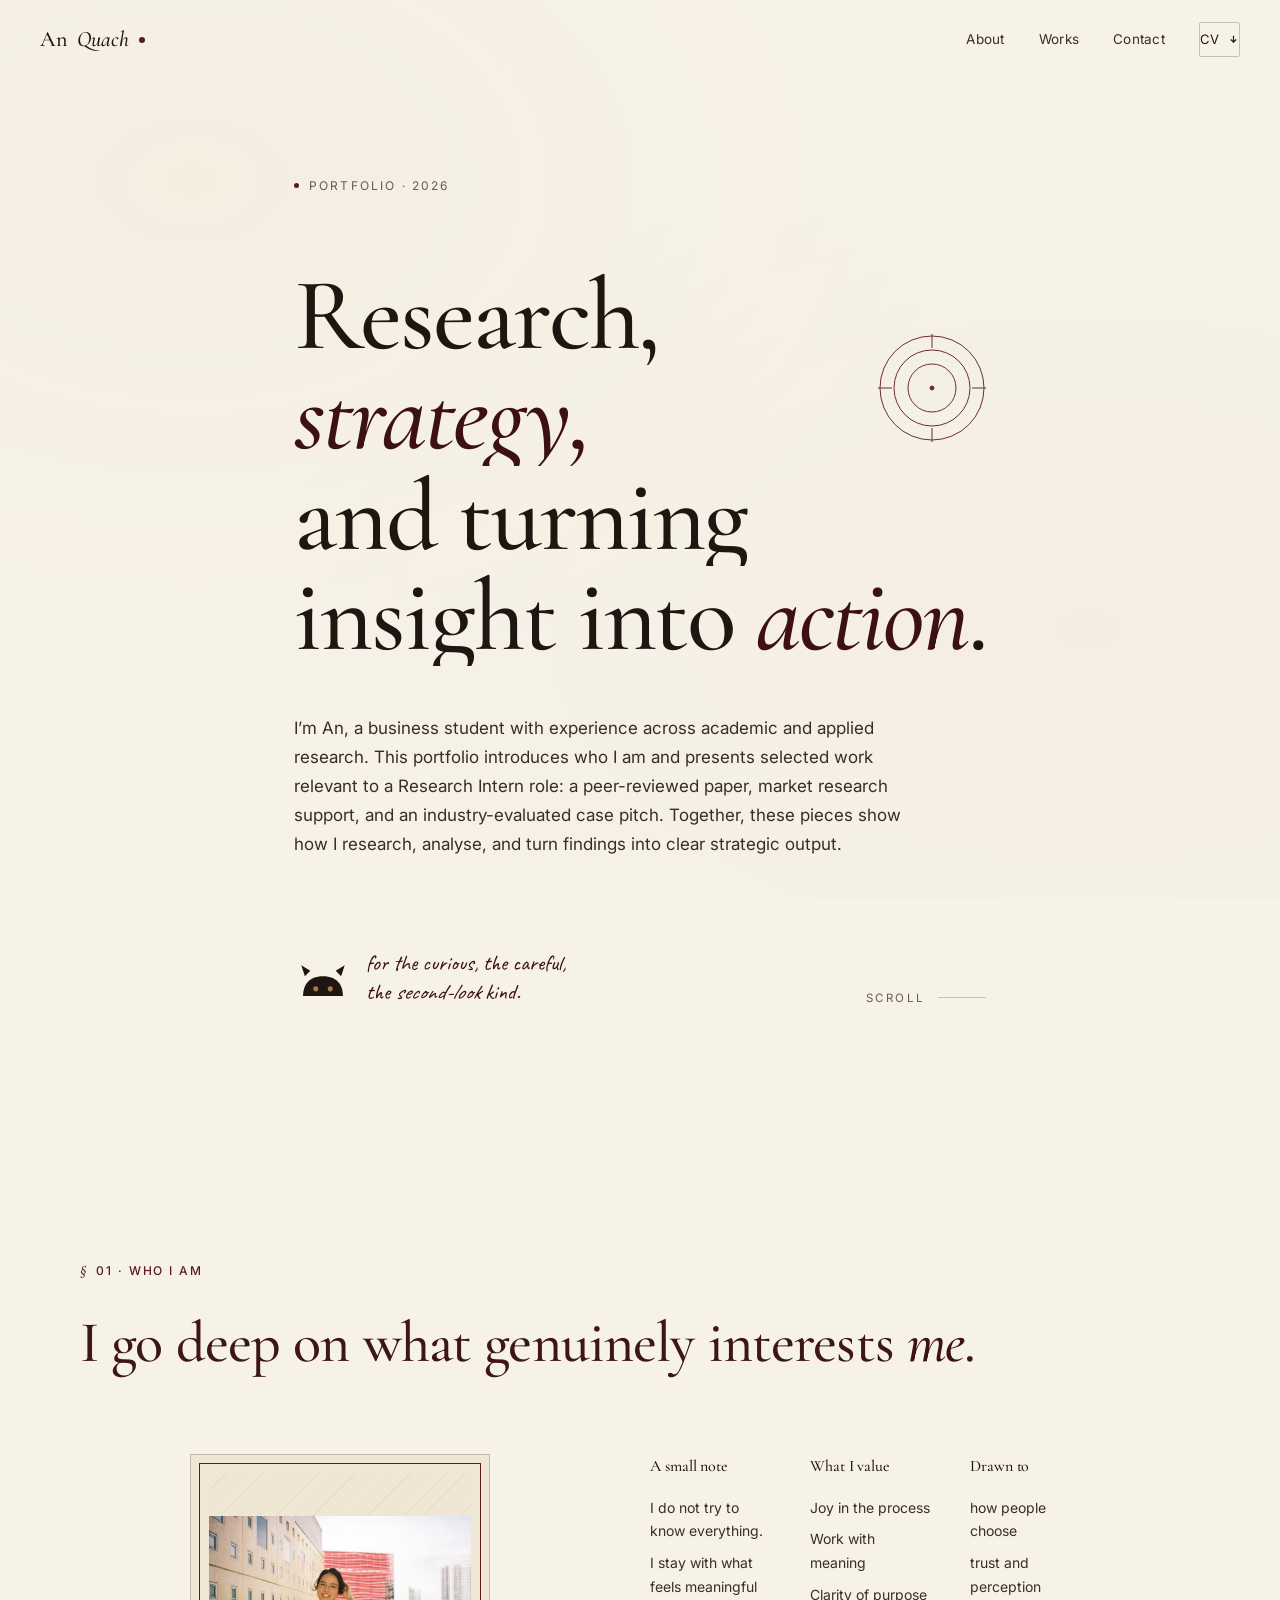
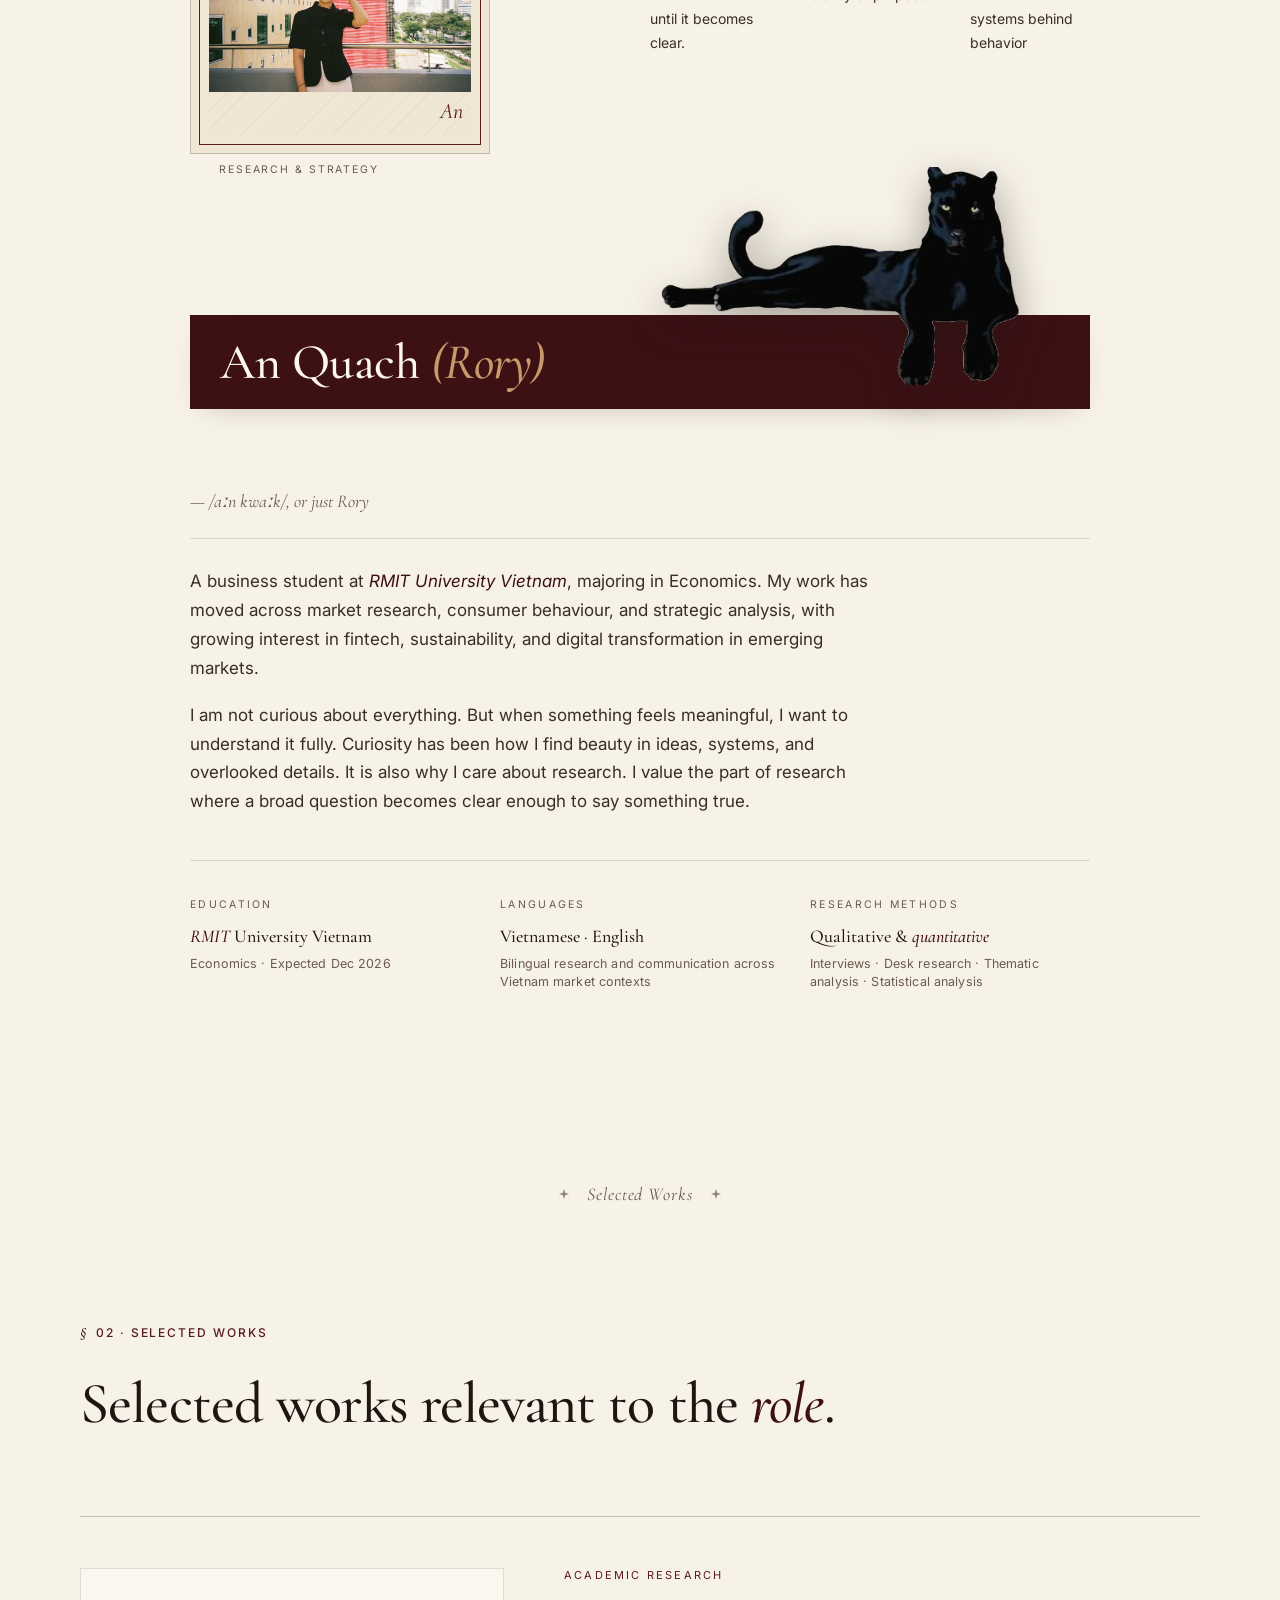
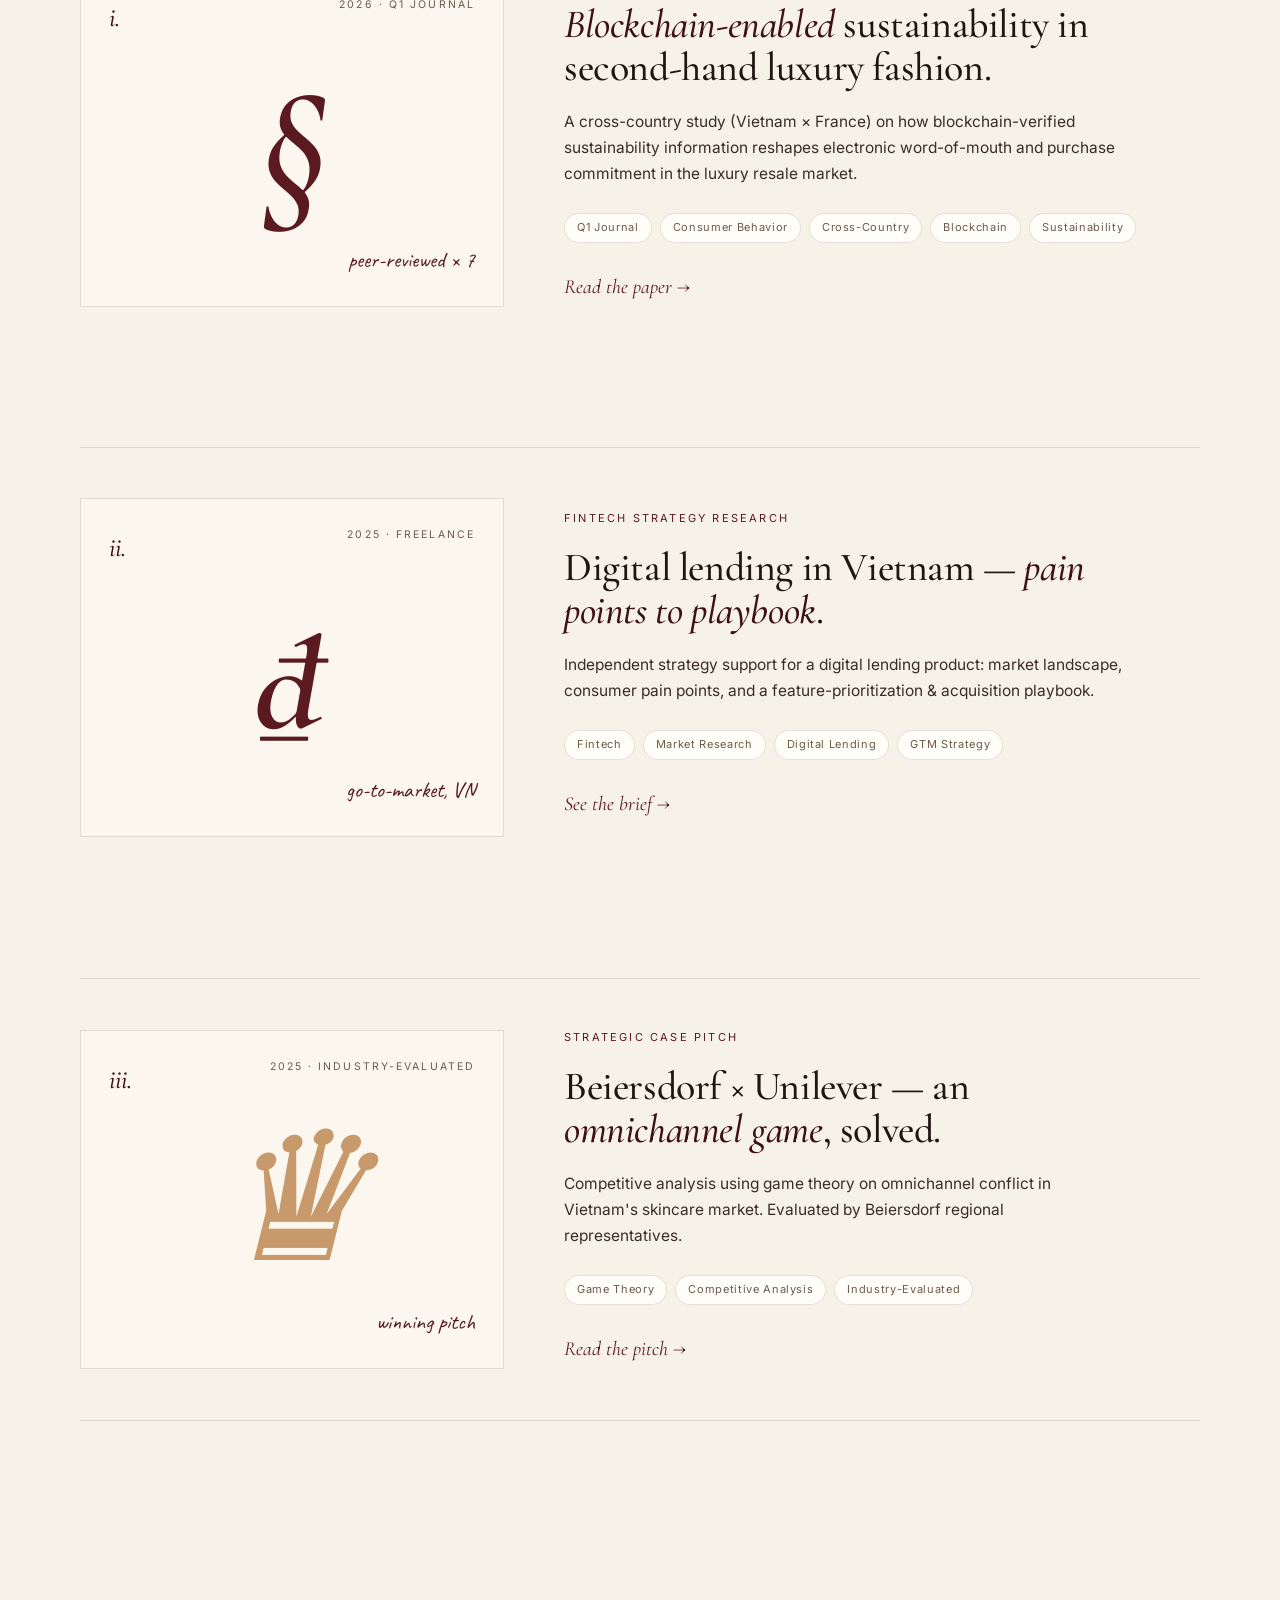
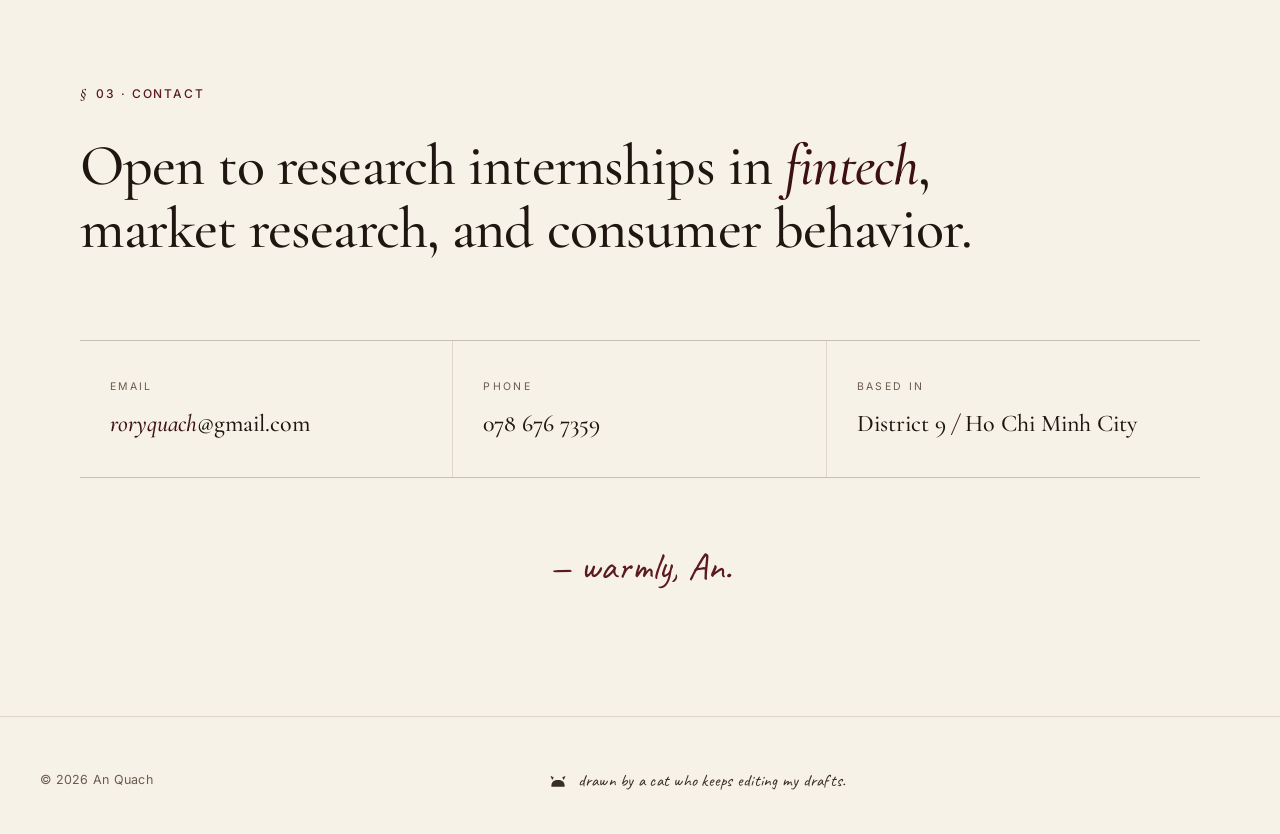
<file: An Quach Portfolio 2.0/index.html>
<!doctype html>
<html lang="en">
<head>
<meta charset="utf-8" />
<meta name="viewport" content="width=device-width, initial-scale=1" />
<title>An Quach (Rory) — Research & Strategy Portfolio</title>
<link rel="preconnect" href="https://fonts.googleapis.com">
<link rel="preconnect" href="https://fonts.gstatic.com" crossorigin>
<link href="https://fonts.googleapis.com/css2?family=Cormorant+Garamond:ital,wght@0,400;0,500;0,600;0,700;1,400;1,500;1,600&family=Inter:wght@300;400;500;600&family=Caveat:wght@400;500;600&display=swap" rel="stylesheet">
<style>
  :root{
    --ivory:#f7f2e7;
    --ivory-deep:#efe6d3;
    --ivory-soft:#fbf7ee;
    --paper:#fffdf7;
    --ink:#1f1611;
    --ink-soft:#3a2d24;
    --muted:#6b5a4d;
    --muted-soft:#8f7f6f;
    --burgundy:#5a1a1f;
    --burgundy-deep:#3d1014;
    --burgundy-bright:#7a2328;
    --rose:#c4697a;
    --gold:#a87847;
    --gold-soft:#c89a6b;
    --rule:rgba(31,22,17,0.12);
    --rule-strong:rgba(31,22,17,0.22);
  }
  *{box-sizing:border-box;margin:0;padding:0}
  html{scroll-behavior:smooth;-webkit-font-smoothing:antialiased;text-rendering:optimizeLegibility}
  body{
    font-family:'Inter',sans-serif;
    background:var(--ivory);
    color:var(--ink);
    font-size:16px;
    line-height:1.6;
    overflow-x:hidden;
    font-weight:400;
  }
  body::before{
    content:'';position:fixed;inset:0;z-index:1;pointer-events:none;
    background:
      radial-gradient(ellipse at 15% 20%, rgba(168,120,71,0.08) 0%, transparent 50%),
      radial-gradient(ellipse at 85% 70%, rgba(90,26,31,0.06) 0%, transparent 55%);
    opacity:.35;
  }
  ::selection{background:var(--burgundy);color:var(--ivory-soft)}
  a{color:inherit;text-decoration:none}
  img{max-width:100%;display:block}
  .serif{font-family:'Cormorant Garamond',serif}
  .hand{font-family:'Caveat',cursive}
  .italic{font-style:italic}

  /* Layout */
  .wrap{max-width:1200px;margin:0 auto;padding:0 40px;position:relative;z-index:2}
  @media (max-width:720px){ .wrap{padding:0 22px} }

  /* Nav */
  nav.top{
    position:fixed;top:0;left:0;right:0;z-index:50;
    padding:22px 40px;
    display:flex;align-items:center;justify-content:space-between;
    transition:all .4s ease;
    border-bottom:1px solid transparent;
  }
  nav.top.scrolled{
    background:rgba(247,242,231,0.88);
    backdrop-filter:blur(14px);-webkit-backdrop-filter:blur(14px);
    padding:14px 40px;
    border-bottom:1px solid var(--rule);
  }
  nav.top .brand{
    font-family:'Cormorant Garamond',serif;font-size:22px;font-weight:500;
    display:inline-flex;align-items:center;gap:10px;color:var(--ink);
  }
  nav.top .brand .dot{width:6px;height:6px;border-radius:50%;background:var(--burgundy);display:inline-block}
  nav.top .links{display:flex;align-items:center;gap:34px;font-size:13.5px;letter-spacing:.02em;color:var(--ink-soft)}
  nav.top .links a{position:relative;padding:6px 0;transition:color .3s}
  nav.top .links a::after{content:'';position:absolute;left:0;right:100%;bottom:2px;height:1px;background:var(--burgundy);transition:right .4s ease}
  nav.top .links a:hover{color:var(--burgundy)}
  nav.top .links a:hover::after{right:0}
  nav.top .cv{
    display:inline-flex;align-items:center;gap:8px;
    border:1px solid var(--rule-strong);
    padding:9px 16px;border-radius:2px;
    font-size:13px;letter-spacing:.04em;
    transition:all .35s ease;color:var(--ink);
  }
  nav.top .cv:hover{background:var(--ink);color:var(--ivory-soft);border-color:var(--ink)}
  nav.top .cv svg{width:11px;height:11px}
  @media (max-width:720px){
    nav.top{padding:16px 22px}
    nav.top.scrolled{padding:10px 22px}
    nav.top .links{gap:18px;font-size:12.5px}
    nav.top .links .only-lg{display:none}
  }

  /* Hero */
  .hero{
    position:relative;
    padding:170px 0 120px;
    min-height:100vh;
    display:flex;flex-direction:column;justify-content:center;
  }
  .hero-meta{
    display:inline-flex;align-items:center;gap:10px;
    font-size:12px;letter-spacing:.18em;text-transform:uppercase;
    color:var(--muted);margin-bottom:70px;
  }
  .hero-meta .dot{width:5px;height:5px;border-radius:50%;background:var(--burgundy)}
  .ornament{
    position:absolute;top:150px;right:40px;
    display:flex;flex-direction:column;align-items:center;
    color:var(--burgundy);
    opacity:0;transition:opacity 1.2s ease .4s;
  }
  .hero.loaded .ornament{opacity:.9}
  .ornament .mmxxvi{font-family:'Cormorant Garamond',serif;font-style:italic;font-size:14px;letter-spacing:.12em;margin-bottom:14px;color:var(--burgundy-deep)}
  .ornament .rings{position:relative;width:108px;height:108px}
  .ornament .rings svg{width:100%;height:100%;display:block}
  .ornament .tag{font-family:'Cormorant Garamond',serif;font-style:italic;font-size:12.5px;letter-spacing:.1em;margin-top:14px;color:var(--muted)}
  @media (max-width:880px){ .ornament{display:none} }

  .headline{
    font-family:'Cormorant Garamond',serif;
    font-weight:500;
    font-size:clamp(44px, 8vw, 104px);
    line-height:0.98;
    letter-spacing:-0.02em;
    color:var(--ink);
    margin-bottom:48px;
  }
  .headline .ln{display:block;overflow:hidden}
  .headline .w{
    display:inline-block;
    opacity:0;transform:translateY(30px);
    transition:opacity .9s ease, transform .9s ease;
  }
  .hero.loaded .headline .w{opacity:1;transform:translateY(0)}
  .hero.loaded .headline .w:nth-child(1){transition-delay:.05s}
  .hero.loaded .headline .w:nth-child(2){transition-delay:.15s}
  .hero.loaded .headline .w:nth-child(3){transition-delay:.25s}
  .hero.loaded .headline .w:nth-child(4){transition-delay:.35s}
  .hero.loaded .headline .w:nth-child(5){transition-delay:.45s}
  .hero.loaded .headline .w:nth-child(6){transition-delay:.55s}

  .sub{
    max-width:640px;
    font-size:17px;line-height:1.7;color:var(--ink-soft);
    font-weight:400;
    opacity:0;transform:translateY(16px);
    transition:opacity .9s ease .7s, transform .9s ease .7s;
  }
  .hero.loaded .sub{opacity:1;transform:translateY(0)}

  .hero-foot{
    margin-top:90px;display:flex;align-items:flex-end;justify-content:space-between;gap:40px;
    opacity:0;transform:translateY(12px);
    transition:opacity .9s ease .95s, transform .9s ease .95s;
  }
  .hero.loaded .hero-foot{opacity:1;transform:translateY(0)}
  .hero-foot .cat-line{display:flex;align-items:center;gap:14px;color:var(--ink-soft)}
  .hero-foot .cat-line svg{width:57.9948px;height:57.9948px;flex-shrink:0}
  .hero-foot .cat-line .txt{font-family:'Caveat',cursive;font-size:22px;color:var(--burgundy-deep);line-height:1.3}
  .scroll-ind{
    display:flex;align-items:center;gap:12px;font-size:11.5px;letter-spacing:.22em;text-transform:uppercase;color:var(--muted);
  }
  .scroll-ind .line{width:48px;height:1px;background:var(--rule-strong);position:relative;overflow:hidden}
  .scroll-ind .line::after{content:'';position:absolute;left:-20px;top:0;width:20px;height:1px;background:var(--burgundy);animation:scrollpulse 2.4s ease infinite}
  @keyframes scrollpulse{
    0%{left:-20px} 100%{left:48px}
  }

  /* Sections */
  section.chap{padding:130px 0;position:relative;z-index:2}
  .eyebrow{
    display:inline-flex;align-items:center;gap:10px;
    font-size:12px;letter-spacing:.16em;text-transform:uppercase;
    color:var(--burgundy);
    font-weight:500;
    margin-bottom:28px;
  }
  .eyebrow .pg{font-family:'Cormorant Garamond',serif;font-style:italic;font-size:16px;letter-spacing:0;text-transform:none;color:var(--burgundy-deep)}
  h2.chapter{
    font-family:'Cormorant Garamond',serif;
    font-weight:500;
    font-size:clamp(34px, 5vw, 58px);
    line-height:1.08;
    letter-spacing:-0.015em;
    color:var(--ink);
    max-width:900px;
    margin-bottom:80px;
  }
  h2.chapter em{font-style:italic;color:var(--burgundy-deep);font-weight:500}

  /* About */
  .about-grid{
    display:grid;grid-template-columns:300px 1fr;grid-template-rows:auto auto;gap:160px;align-items:start;margin:80px auto 0;width:100%;max-width:900px;
  }
  .portrait-frame{margin:0;}
  .about-grid > .reveal:nth-child(1) { grid-column:1;grid-row:1/3; }
  .about-grid > .reveal:nth-child(2) { grid-column:2;grid-row:1; }
  .about-grid > .reveal:nth-child(3) { grid-column:1/3;grid-row:2;justify-self:center; }
  @media (max-width:900px){ .about-grid{grid-template-columns:1fr;grid-template-rows:auto;gap:50px} .about-grid > .reveal:nth-child(1) { grid-column:1;grid-row:auto; } .about-grid > .reveal:nth-child(2) { grid-column:1;grid-row:auto; } .about-grid > .reveal:nth-child(3) { grid-column:1;grid-row:auto; } }

  .portrait-frame{
    position:relative;
    aspect-ratio:1/1;
    background:var(--ivory-deep);
    border:1px solid var(--rule-strong);
    padding:18px;
  }
  .portrait-frame::before{
    content:'';position:absolute;inset:8px;border:1px solid var(--burgundy);pointer-events:none;
  }
  .portrait-frame .inner{
    width:100%;height:100%;
    display:flex;align-items:center;justify-content:center;
    background:
      repeating-linear-gradient(135deg,
        transparent 0 12px,
        rgba(90,26,31,0.04) 12px 13px);
    position:relative;
  }
  .portrait-frame .aq{
    font-family:'Cormorant Garamond',serif;
    font-style:italic;
    font-weight:500;
    font-size:148px;
    color:var(--burgundy-deep);
    letter-spacing:-.03em;
    line-height:1;
  }
  .portrait-frame .stamp{
    position:absolute;bottom:24px;right:26px;
    font-family:'Cormorant Garamond',serif;font-style:italic;font-size:22px;color:var(--burgundy);
  }
  .portrait-frame .caption{
    position:absolute;bottom:-26px;left:20px;
    font-size:10.5px;letter-spacing:.18em;text-transform:uppercase;color:var(--muted);
    background:var(--ivory);padding:0 8px;
  }

  /* Portrait - remove panther from here */
  .portrait-frame .sig-mark{display:none}
  .portrait-panther-top{display:none}

  /* Name bar with panther */
  .name-wrap{position:relative;margin-bottom:26px;padding-top:100px;overflow:visible}
  .name-bar{position:relative;overflow:visible}
  .panther-on-bar{
    position:absolute;
    right:-30px;
    bottom:calc(100% - 70px);
    width:clamp(320px, 48vw, 520px);
    height:auto;
    pointer-events:none;
    filter:drop-shadow(0 14px 20px rgba(31,22,17,.4));
    z-index:3;
  }
  .panther-on-bar-sig{
    position:absolute;
    right:28px;
    bottom:calc(100% + 170px);
    font-family:'Cormorant Garamond',serif;font-style:italic;font-size:22px;
    color:var(--burgundy-deep);
    z-index:4;
  }
  @media (max-width:560px){
    .panther-on-bar{width:280px;right:-10px;bottom:calc(100% - 40px)}
    .panther-on-bar-sig{bottom:calc(100% + 100px)}
    .name-wrap{padding-top:110px}
  }
  .name-bar{
    position:relative;
    background:var(--burgundy-deep);
    color:var(--ivory-soft);
    padding:22px 30px 22px 30px;
    display:flex;align-items:baseline;gap:14px;flex-wrap:wrap;
    min-height:72px;
    box-shadow:0 10px 30px -18px rgba(31,22,17,0.35);
  }
  .name-bar .n{
    font-family:'Cormorant Garamond',serif;
    font-weight:500;
    font-size:clamp(34px, 5vw, 50px);
    line-height:1;
    letter-spacing:-.01em;
  }
  .name-bar .n em{font-style:italic;color:var(--gold-soft);font-weight:500}
  .panther-peek{
    position:absolute;
    right:10px;
    bottom:calc(100% - 14px);
    width:clamp(170px, 26vw, 240px);
    height:auto;
    pointer-events:none;
    filter:drop-shadow(0 4px 10px rgba(31,22,17,.2));
    z-index:3;
  }
  @media (max-width:560px){
    .panther-peek{width:150px;right:6px}
    .name-wrap{padding-top:70px}
  }

  .pronunciation{
    font-family:'Cormorant Garamond',serif;
    font-style:italic;font-size:18px;color:var(--muted);
    margin-bottom:28px;
    padding-bottom:22px;border-bottom:1px solid var(--rule);
  }
  .bio p{
    font-family:'Inter',sans-serif;
    font-size:17px;line-height:1.7;color:var(--ink-soft);
    margin-bottom:18px;font-weight:400;
  }
  .bio p em{color:var(--burgundy-deep);font-style:italic}

  .facts{
    display:grid;grid-template-columns:repeat(3,1fr);gap:30px;
    margin-top:44px;padding-top:36px;border-top:1px solid var(--rule);
  }
  @media (max-width:640px){ .facts{grid-template-columns:1fr;gap:24px} }
  .fact .lbl{font-size:10.5px;letter-spacing:.22em;text-transform:uppercase;color:var(--muted);margin-bottom:10px}
  .fact .v{font-family:'Cormorant Garamond',serif;font-size:18px;line-height:1.4;color:var(--ink);font-weight:500}
  .fact .v em{font-style:italic;color:var(--burgundy-deep);font-weight:500}
  .fact .v small{display:block;font-family:'Inter',sans-serif;font-style:normal;font-size:12.5px;color:var(--muted);margin-top:6px;font-weight:400;letter-spacing:.01em}

  /* Divider */
  .div-label{
    display:flex;align-items:center;justify-content:center;gap:18px;
    padding:60px 0;color:var(--muted);
  }
  .div-label svg{width:10px;height:10px;opacity:.7}
  .div-label span{font-family:'Cormorant Garamond',serif;font-style:italic;font-size:18px;letter-spacing:.05em}

  /* Works */
  .works-list{display:flex;flex-direction:column;gap:90px}
  .work{
    display:grid;grid-template-columns:0.8fr 1.2fr;gap:60px;
    padding:50px 0;border-top:1px solid var(--rule);align-items:center;
    position:relative;
    transition:transform .6s ease;
  }
  .work:first-child{border-top:1px solid var(--rule-strong)}
  .work:last-child{border-bottom:1px solid var(--rule)}
  .work:hover{transform:translateX(4px)}
  @media (max-width:900px){ .work{grid-template-columns:1fr;gap:32px} }

  .work-visual{
    aspect-ratio:5/4;
    background:var(--ivory-soft);
    border:1px solid var(--rule);
    position:relative;
    padding:28px;
    display:flex;flex-direction:column;justify-content:space-between;
    overflow:hidden;
    transition:all .5s ease;
  }
  .work:hover .work-visual{background:var(--ivory-deep);border-color:var(--rule-strong)}
  .work-visual .roman{
    font-family:'Cormorant Garamond',serif;font-style:italic;font-weight:500;
    font-size:26px;color:var(--burgundy-deep);
  }
  .work-visual .year{
    font-size:10.5px;letter-spacing:.2em;text-transform:uppercase;color:var(--muted);text-align:right;
  }
  .work-visual .glyph{
    font-family:'Cormorant Garamond',serif;font-style:italic;font-weight:500;
    font-size:clamp(110px, 18vw, 180px);line-height:1;
    color:var(--burgundy);
    text-align:center;margin:auto 0;
    transition:transform .8s ease;
  }
  .work-visual .glyph.gold{color:var(--gold-soft)}
  .work:hover .work-visual .glyph{transform:scale(1.05) rotate(-2deg)}
  .work-visual .caveat{
    font-family:'Caveat',cursive;font-size:22px;color:var(--burgundy);
    align-self:flex-end;
  }

  .work-body .cat{
    font-size:11px;letter-spacing:.2em;text-transform:uppercase;color:var(--burgundy);margin-bottom:18px;
  }
  .work-body h3{
    font-family:'Cormorant Garamond',serif;
    font-weight:500;
    font-size:clamp(28px, 3.4vw, 40px);
    line-height:1.08;letter-spacing:-.01em;
    color:var(--ink);
    margin-bottom:20px;
    max-width:540px;
  }
  .work-body h3 em{font-style:italic;color:var(--burgundy-deep)}
  .work-body .desc{font-size:15.5px;line-height:1.68;color:var(--ink-soft);max-width:560px;margin-bottom:26px}
  .chips{display:flex;flex-wrap:wrap;gap:8px;margin-bottom:28px}
  .chip{
    font-size:11px;letter-spacing:.06em;color:var(--muted);
    padding:5px 12px;border:1px solid var(--rule);border-radius:100px;
    background:var(--paper);
  }
  .cta{
    display:inline-flex;align-items:center;gap:10px;
    font-family:'Cormorant Garamond',serif;font-style:italic;
    font-size:20px;color:var(--burgundy);
    border-bottom:1px solid transparent;
    padding-bottom:4px;
    transition:all .35s ease;
  }
  .cta:hover{border-bottom-color:var(--burgundy);gap:14px}

  /* Contact */
  .contact-grid{
    display:grid;grid-template-columns:repeat(3,1fr);gap:0;
    border-top:1px solid var(--rule-strong);
    border-bottom:1px solid var(--rule-strong);
  }
  @media (max-width:820px){ .contact-grid{grid-template-columns:1fr} }
  .c-item{
    padding:38px 30px;
    border-right:1px solid var(--rule);
    transition:background .4s ease;
  }
  .c-item:last-child{border-right:none}
  @media (max-width:820px){
    .c-item{border-right:none;border-bottom:1px solid var(--rule)}
    .c-item:last-child{border-bottom:none}
  }
  .c-item:hover{background:var(--ivory-soft)}
  .c-item .lbl{font-size:10.5px;letter-spacing:.22em;text-transform:uppercase;color:var(--muted);margin-bottom:14px}
  .c-item .v{font-family:'Cormorant Garamond',serif;font-size:24px;color:var(--ink);font-weight:500;line-height:1.2}
  .c-item .v em{font-style:italic;color:var(--burgundy-deep)}
  .closing{
    text-align:center;margin-top:70px;
    font-family:'Caveat',cursive;font-size:38px;color:var(--burgundy);line-height:1;
  }

  /* Footer */
  footer{
    padding:50px 40px 40px;border-top:1px solid var(--rule);
    position:relative;z-index:2;
    display:flex;justify-content:space-between;align-items:center;gap:24px;flex-wrap:wrap;
    font-size:12.5px;color:var(--muted);letter-spacing:.02em;
  }
  footer .mid{display:inline-flex;align-items:center;gap:10px;font-family:'Caveat',cursive;font-size:17px;color:var(--ink-soft)}
  footer .mid svg{width:20px;height:20px}
  @media (max-width:720px){
    footer{flex-direction:column;text-align:center;padding:40px 22px}
  }

  /* Back-to-top cat */
  .cat-companion{
    position:fixed;bottom:26px;right:26px;
    width:40px;height:40px;
    opacity:0;pointer-events:none;
    transition:opacity .5s ease, transform .4s ease;
    z-index:40;cursor:pointer;
    background:var(--paper);border-radius:50%;
    display:flex;align-items:center;justify-content:center;
    border:1px solid var(--rule-strong);
    box-shadow:0 8px 24px -10px rgba(31,22,17,0.25);
  }
  .cat-companion.show{opacity:.95;pointer-events:auto}
  .cat-companion:hover{transform:translateY(-3px) scale(1.06)}
  .cat-companion svg{width:22px;height:22px}

  /* =========================================================
     Layout
     ========================================================= */
  .container {
    max-width: 1180px;
    margin: 0 auto;
    padding: 0 clamp(20px, 5vw, 56px);
    position: relative;
    z-index: 2;
  }
  .container-narrow {
    max-width: 860px;
    margin: 0 auto;
    padding: 0 clamp(20px, 5vw, 56px);
    position: relative;
    z-index: 2;
  }

  section { padding: clamp(80px, 12vw, 160px) 0; }

  /* =========================================================
     Type Scale
     ========================================================= */
  .display {
    font-family: var(--font-serif);
    font-weight: 400;
    font-size: clamp(56px, 10vw, 148px);
    line-height: 0.95;
    letter-spacing: -0.02em;
    color: var(--ink);
  }
  .display em {
    font-style: italic;
    color: var(--burgundy);
    font-weight: 400;
  }
  h1, .h1 {
    font-family: var(--font-serif);
    font-weight: 400;
    font-size: clamp(44px, 6vw, 84px);
    line-height: 1.02;
    letter-spacing: -0.015em;
  }
  h2, .h2 {
    font-family: var(--font-serif);
    font-weight: 400;
    font-size: clamp(34px, 4.5vw, 58px);
    line-height: 1.08;
    letter-spacing: -0.01em;
  }
  h3, .h3 {
    font-family: var(--font-serif);
    font-weight: 500;
    font-size: clamp(22px, 2.4vw, 30px);
    line-height: 1.2;
    letter-spacing: -0.005em;
  }
  .eyebrow-new {
    font-family: var(--font-sans);
    font-size: 12px;
    font-weight: 500;
    letter-spacing: 0.22em;
    text-transform: uppercase;
    color: var(--burgundy);
    display: inline-flex;
    align-items: center;
    gap: 12px;
  }
  .eyebrow-new::before {
    content: "";
    display: inline-block;
    width: 28px;
    height: 1px;
    background: var(--burgundy);
  }
  .hand {
    font-family: var(--font-hand);
    font-size: 1.4em;
    color: var(--burgundy);
    font-weight: 500;
  }
  .lede {
    font-family: var(--font-serif);
    font-style: italic;
    font-size: clamp(20px, 2.2vw, 26px);
    line-height: 1.5;
    color: var(--ink-soft);
    max-width: 62ch;
  }
  p { max-width: 64ch; }
  em.accent { color: var(--burgundy); font-style: italic; }

  /* =========================================================
     Divider symbols
     ========================================================= */
  .divider {
    display: flex;
    align-items: center;
    justify-content: center;
    gap: 18px;
    color: var(--burgundy);
    font-size: 14px;
    margin: 0 auto;
    opacity: 0.85;
  }
  .divider::before,
  .divider::after {
    content: "";
    flex: 0 0 48px;
    height: 1px;
    background: var(--burgundy);
    opacity: 0.4;
  }
  .divider svg { width: 16px; height: 16px; }

  /* =========================================================
     Scroll Reveal
     ========================================================= */
  .reveal {
    opacity: 0;
    transform: translateY(28px);
    transition: opacity 0.9s cubic-bezier(0.2, 0.7, 0.2, 1),
                transform 0.9s cubic-bezier(0.2, 0.7, 0.2, 1);
    will-change: opacity, transform;
  }
  .reveal.in { opacity: 1; transform: translateY(0); }

  .reveal-fade {
    opacity: 0;
    transition: opacity 1.2s ease;
  }
  .reveal-fade.in { opacity: 1; }

  .reveal-scale {
    opacity: 0;
    transform: scale(0.96) translateY(20px);
    transition: opacity 1s cubic-bezier(0.2, 0.7, 0.2, 1),
                transform 1s cubic-bezier(0.2, 0.7, 0.2, 1);
  }
  .reveal-scale.in { opacity: 1; transform: scale(1) translateY(0); }

  [data-stagger] > * {
    opacity: 0;
    transform: translateY(22px);
    transition: opacity 0.8s ease, transform 0.8s cubic-bezier(0.2, 0.7, 0.2, 1);
  }
  [data-stagger].in > * { opacity: 1; transform: translateY(0); }
  [data-stagger].in > *:nth-child(1) { transition-delay: 0.05s; }
  [data-stagger].in > *:nth-child(2) { transition-delay: 0.2s; }
  [data-stagger].in > *:nth-child(3) { transition-delay: 0.35s; }
  [data-stagger].in > *:nth-child(4) { transition-delay: 0.5s; }
  [data-stagger].in > *:nth-child(5) { transition-delay: 0.65s; }
  [data-stagger].in > *:nth-child(6) { transition-delay: 0.8s; }
  
  /* Credo Section */
  .credo-grid { display:grid;grid-template-columns:repeat(3,1fr);gap:40px; }
  @media (max-width:900px){ .credo-grid{grid-template-columns:1fr;gap:30px} }
  .credo-item .credo-heading { font-family:'Cormorant Garamond',serif;font-size:16px;font-weight:500;color:var(--ink);margin-bottom:16px;letter-spacing:-0.005em; }
  .credo-item p { font-size:14px;line-height:1.7;color:var(--ink-soft);margin:0;font-family:'Inter',sans-serif; }
  .credo-item p:not(:last-child) { margin-bottom:8px; }
</style>
</head>
<body>

<!-- NAV -->
<nav class="top" id="nav">
  <a href="#top" class="brand">An <em class="italic">Quach</em><span class="dot"></span></a>
  <div class="links">
    <a href="#about" class="only-lg">About</a>
    <a href="#works">Works</a>
    <a href="#contact">Contact</a>
    <a href="assets/CV_An Quach_Research Intern.pdf" download class="cv"> CV
      <svg viewBox="0 0 12 12" fill="none" stroke="currentColor" stroke-width="1.3"><path d="M6 2v7M3 6l3 3 3-3"/></svg>
    </a>
  </div>
</nav>

<!-- HERO -->
<section class="hero" id="top">
  <div class="wrap">
    <div class="hero-meta">
      <span class="dot"></span> Portfolio · 2026
    </div>

    <div class="ornament" aria-hidden="true">
      <div class="mmxxvi"></div>
      <div class="rings">
        <svg viewBox="0 0 108 108" fill="none" stroke="currentColor" stroke-width="1">
          <circle cx="54" cy="54" r="52"/>
          <circle cx="54" cy="54" r="38"/>
          <circle cx="54" cy="54" r="24"/>
          <circle cx="54" cy="54" r="2" fill="currentColor"/>
          <line x1="54" y1="0" x2="54" y2="14"/>
          <line x1="54" y1="94" x2="54" y2="108"/>
          <line x1="0" y1="54" x2="14" y2="54"/>
          <line x1="94" y1="54" x2="108" y2="54"/>
        </svg>
      </div>
      <div class="tag"></div>
    </div>

    <h1 class="headline">
      <span class="ln"><span class="w">Research,</span></span>
      <span class="ln"><span class="w italic serif" style="font-style:italic;color:var(--burgundy-deep);width:236.687px">strategy,</span></span>
      <span class="ln"><span class="w">and turning</span></span>
      <span class="ln"><span class="w">insight into <em style="font-style:italic;color:var(--burgundy-deep)">action</em>.</span></span>
    </h1>

    <p class="sub">
      I’m An, a business student with experience across academic and applied research. This portfolio introduces who I am and presents selected work relevant to a Research Intern role: a peer-reviewed paper, market research support, and an industry-evaluated case pitch. Together, these pieces show how I research, analyse, and turn findings into clear strategic output.
    </p>

    <div class="hero-foot">
      <div class="cat-line">
        <svg viewBox="0 0 32 32" fill="none">
          <path d="M5 26c0-6 3-11 11-11s11 5 11 11H5z" fill="var(--ink)"/>
          <path d="M6 15l-2-6 5 3M26 15l2-6-5 3" fill="var(--ink)"/>
          <circle cx="12" cy="22" r="1.4" fill="var(--gold)"/>
          <circle cx="20" cy="22" r="1.4" fill="var(--gold)"/>
        </svg>
        <span class="txt">for the curious, the careful,<br/>the <em>second-look</em> kind.</span>
      </div>
      <div class="scroll-ind"><span>Scroll</span><span class="line"></span></div>
    </div>
  </div>
</section>

<!-- ABOUT -->
<section class="chap" id="about">
  <div class="wrap">
    <div class="eyebrow reveal-fade"><span class="pg">§</span> 01 · Who I Am</div>
    <h2 class="chapter reveal" style="color:rgb(62,22,25)">I go deep on what genuinely interests <em>me</em>.</h2>

    <div class="about-grid">
      <div class="reveal">
        <div class="portrait-frame" style="max-width: 300px;">
          <div class="inner">
            <img src="slides/an-quach-profile-picture-actual-used.jpg" alt="An Quach">
          </div>
          <div class="stamp">An</div>
          <div class="caption">Research & Strategy</div>
        </div>
      </div>
      <div class="reveal">
        <div class="credo-grid">
          <div class="credo-item">
            <div class="credo-heading">A small note</div>
            <p>I do not try to know everything.</p>
            <p>I stay with what feels meaningful</p>
            <p>until it becomes clear.</p>
          </div>
          <div class="credo-item">
            <div class="credo-heading">What I value</div>
            <p>Joy in the process</p>
            <p>Work with meaning</p>
            <p>Clarity of purpose</p>
          </div>
          <div class="credo-item">
            <div class="credo-heading">Drawn to</div>
            <p>how people choose</p>
            <p>trust and perception</p>
            <p>systems behind behavior</p>
          </div>
        </div>
      </div>
      <div class="reveal">
        <div class="name-wrap" style="height:246.33px">          <div class="panther-on-bar-sig"></div>
          <div class="name-bar">

          <img class="panther-on-bar" src="[data-uri]" alt="" aria-hidden="true"/>

          <div class="panther-on-bar-sig"></div>
            <div class="n">An Quach <em>(Rory)</em></div>
          </div>
        </div>
        <div class="pronunciation">— /ɑːn kwɑːk/, or just Rory</div>

        <div class="bio">
          <p>A business student at <em>RMIT University Vietnam</em>, majoring in Economics. My work has moved across market research, consumer behaviour, and strategic analysis, with growing interest in fintech, sustainability, and digital transformation in emerging markets.</p>
          <p>I am not curious about everything. But when something feels meaningful, I want to understand it fully. Curiosity has been how I find beauty in ideas, systems, and overlooked details. It is also why I care about research. I value the part of research where a broad question becomes clear enough to say something true.</p>
        </div>

        <div class="facts" data-stagger>
          <div class="fact">
            <div class="lbl">Education</div>
            <div class="v"><em>RMIT</em> University Vietnam<small>Economics · Expected Dec 2026</small></div>
          </div>
          <div class="fact">
            <div class="lbl">Languages</div>
            <div class="v">Vietnamese · English<small>Bilingual research and communication across Vietnam market contexts</small></div>
          </div>
          <div class="fact">
            <div class="lbl">Research methods</div>
            <div class="v">Qualitative & <em>quantitative</em><small>Interviews · Desk research · Thematic analysis · Statistical analysis</small></div>
          </div>
        </div>
      </div>
    </div>
  </div>
</section>

<!-- DIVIDER -->
<div class="wrap">
  <div class="div-label reveal-fade">
    <svg viewBox="0 0 12 12" fill="currentColor"><path d="M6 0l1.5 4.5L12 6l-4.5 1.5L6 12l-1.5-4.5L0 6l4.5-1.5z"/></svg>
    <span>Selected Works</span>
    <svg viewBox="0 0 12 12" fill="currentColor"><path d="M6 0l1.5 4.5L12 6l-4.5 1.5L6 12l-1.5-4.5L0 6l4.5-1.5z"/></svg>
  </div>
</div>

<!-- WORKS -->
<section class="chap" id="works" style="padding-top:50px">
  <div class="wrap">
    <div class="eyebrow reveal-fade"><span class="pg">§</span> 02 · Selected Works</div>
    <h2 class="chapter reveal">Selected works relevant to the <em>role</em>.</h2>

    <div class="works-list">

      <!-- WORK 1 -->
      <a class="work reveal" href="research.html">
        <div class="work-visual">
          <div style="display:flex;justify-content:space-between;align-items:flex-start">
            <span class="roman">i.</span>
            <span class="year">2026 · Q1 Journal</span>
          </div>
          <div class="glyph">§</div>
          <div class="caveat">peer-reviewed × 7</div>
        </div>
        <div class="work-body">
          <div class="cat">Academic Research</div>
          <h3><em>Blockchain-enabled</em> sustainability in second-hand luxury fashion.</h3>
          <p class="desc">A cross-country study (Vietnam × France) on how blockchain-verified sustainability information reshapes electronic word-of-mouth and purchase commitment in the luxury resale market.</p>
          <div class="chips">
            <span class="chip">Q1 Journal</span>
            <span class="chip">Consumer Behavior</span>
            <span class="chip">Cross-Country</span>
            <span class="chip">Blockchain</span>
            <span class="chip">Sustainability</span>
          </div>
          <span class="cta">Read the paper →</span>
        </div>
      </a>

      <!-- WORK 2 -->
      <a class="work reveal" href="fintech.html">
        <div class="work-visual">
          <div style="display:flex;justify-content:space-between;align-items:flex-start">
            <span class="roman">ii.</span>
            <span class="year">2025 · Freelance</span>
          </div>
          <div class="glyph">₫</div>
          <div class="caveat">go-to-market, VN</div>
        </div>
        <div class="work-body">
          <div class="cat">Fintech Strategy Research</div>
          <h3>Digital lending in Vietnam — <em>pain points to playbook</em>.</h3>
          <p class="desc">Independent strategy support for a digital lending product: market landscape, consumer pain points, and a feature-prioritization & acquisition playbook.</p>
          <div class="chips">
            <span class="chip">Fintech</span>
            <span class="chip">Market Research</span>
            <span class="chip">Digital Lending</span>
            <span class="chip">GTM Strategy</span>
          </div>
          <span class="cta">See the brief →</span>
        </div>
      </a>

      <!-- WORK 3 -->
      <a class="work reveal" href="strategy.html">
        <div class="work-visual">
          <div style="display:flex;justify-content:space-between;align-items:flex-start">
            <span class="roman">iii.</span>
            <span class="year">2025 · Industry-Evaluated</span>
          </div>
          <div class="glyph gold">♛</div>
          <div class="caveat">winning pitch</div>
        </div>
        <div class="work-body">
          <div class="cat">Strategic Case Pitch</div>
          <h3>Beiersdorf × Unilever — an <em>omnichannel game</em>, solved.</h3>
          <p class="desc">Competitive analysis using game theory on omnichannel conflict in Vietnam's skincare market. Evaluated by Beiersdorf regional representatives.</p>
          <div class="chips">
            <span class="chip">Game Theory</span>
            <span class="chip">Competitive Analysis</span>
            <span class="chip">Industry-Evaluated</span>
          </div>
          <span class="cta">Read the pitch →</span>
        </div>
      </a>

    </div>
  </div>
</section>

<!-- CONTACT -->
<section class="chap" id="contact">
  <div class="wrap">
    <div class="eyebrow reveal-fade"><span class="pg">§</span> 03 · Contact</div>
    <h2 class="chapter reveal">Open to research internships in <em>fintech</em>, market research, and consumer behavior.</h2>

    <div class="contact-grid reveal">
      <a class="c-item" href="mailto:roryquach@gmail.com">
        <div class="lbl">Email</div>
        <div class="v"><em>roryquach</em>@gmail.com</div>
      </a>
      <a class="c-item" href="tel:+84786767359">
        <div class="lbl">Phone</div>
        <div class="v">078 676 7359</div>
      </a>
      <div class="c-item">
        <div class="lbl">Based in</div>
        <div class="v">District 9 <em>/</em> Ho Chi Minh City</div>
      </div>
    </div>

    <div class="closing reveal-fade">— warmly, An.</div>
  </div>
</section>

<footer>
  <div>© 2026 An Quach</div>
  <div class="mid">
    <svg viewBox="0 0 24 24" fill="none">
      <path d="M4 20c0-5 2-8 8-8s8 3 8 8H4z" fill="currentColor"/>
      <path d="M5 12l-2-5 4 2M19 12l2-5-4 2" fill="currentColor"/>
    </svg>
    drawn by a cat who keeps editing my drafts.
  </div>
  <div></div>
</footer>

<!-- BACK TO TOP CAT -->
<a href="#top" class="cat-companion" id="catTop" aria-label="Back to top">
  <svg viewBox="0 0 24 24" fill="none">
    <path d="M4 20c0-5 2-8 8-8s8 3 8 8H4z" fill="var(--ink)"/>
    <path d="M5 12l-2-5 4 2M19 12l2-5-4 2" fill="var(--ink)"/>
    <circle cx="9.5" cy="16.5" r="1" fill="var(--gold)"/>
    <circle cx="14.5" cy="16.5" r="1" fill="var(--gold)"/>
  </svg>
</a>

<script>
  // Nav scrolled state
  const nav = document.getElementById('nav');
  const catTop = document.getElementById('catTop');
  const onScroll = () => {
    nav.classList.toggle('scrolled', window.scrollY > 20);
    catTop.classList.toggle('show', window.scrollY > 400);
  };
  window.addEventListener('scroll', onScroll, {passive:true});
  onScroll();

  // Reveal observer
  const io = new IntersectionObserver((entries)=>{
    entries.forEach(e=>{
      if(e.isIntersecting){
        e.target.classList.add('in');
        // Stagger
        if(e.target.hasAttribute('data-stagger')){
          [...e.target.children].forEach((c,i)=>{
            c.style.transitionDelay = (i*80)+'ms';
          });
        }
        io.unobserve(e.target);
      }
    });
  }, {threshold:.15, rootMargin:'0px 0px -60px 0px'});

  document.querySelectorAll('.reveal, .reveal-fade, .reveal-scale, [data-stagger]').forEach(el=>io.observe(el));

  // Hero loaded
  const hero = document.querySelector('.hero');
  requestAnimationFrame(()=>requestAnimationFrame(()=>hero.classList.add('loaded')));

  // Smooth scroll
  document.querySelectorAll('a[href^="#"]').forEach(a=>{
    a.addEventListener('click', (ev)=>{
      const id = a.getAttribute('href');
      if(id.length > 1){
        const t = document.querySelector(id);
        if(t){ev.preventDefault(); t.scrollIntoView({behavior:'smooth', block:'start'});}
      }
    });
  });
</script>
</body>
</html>
</file>
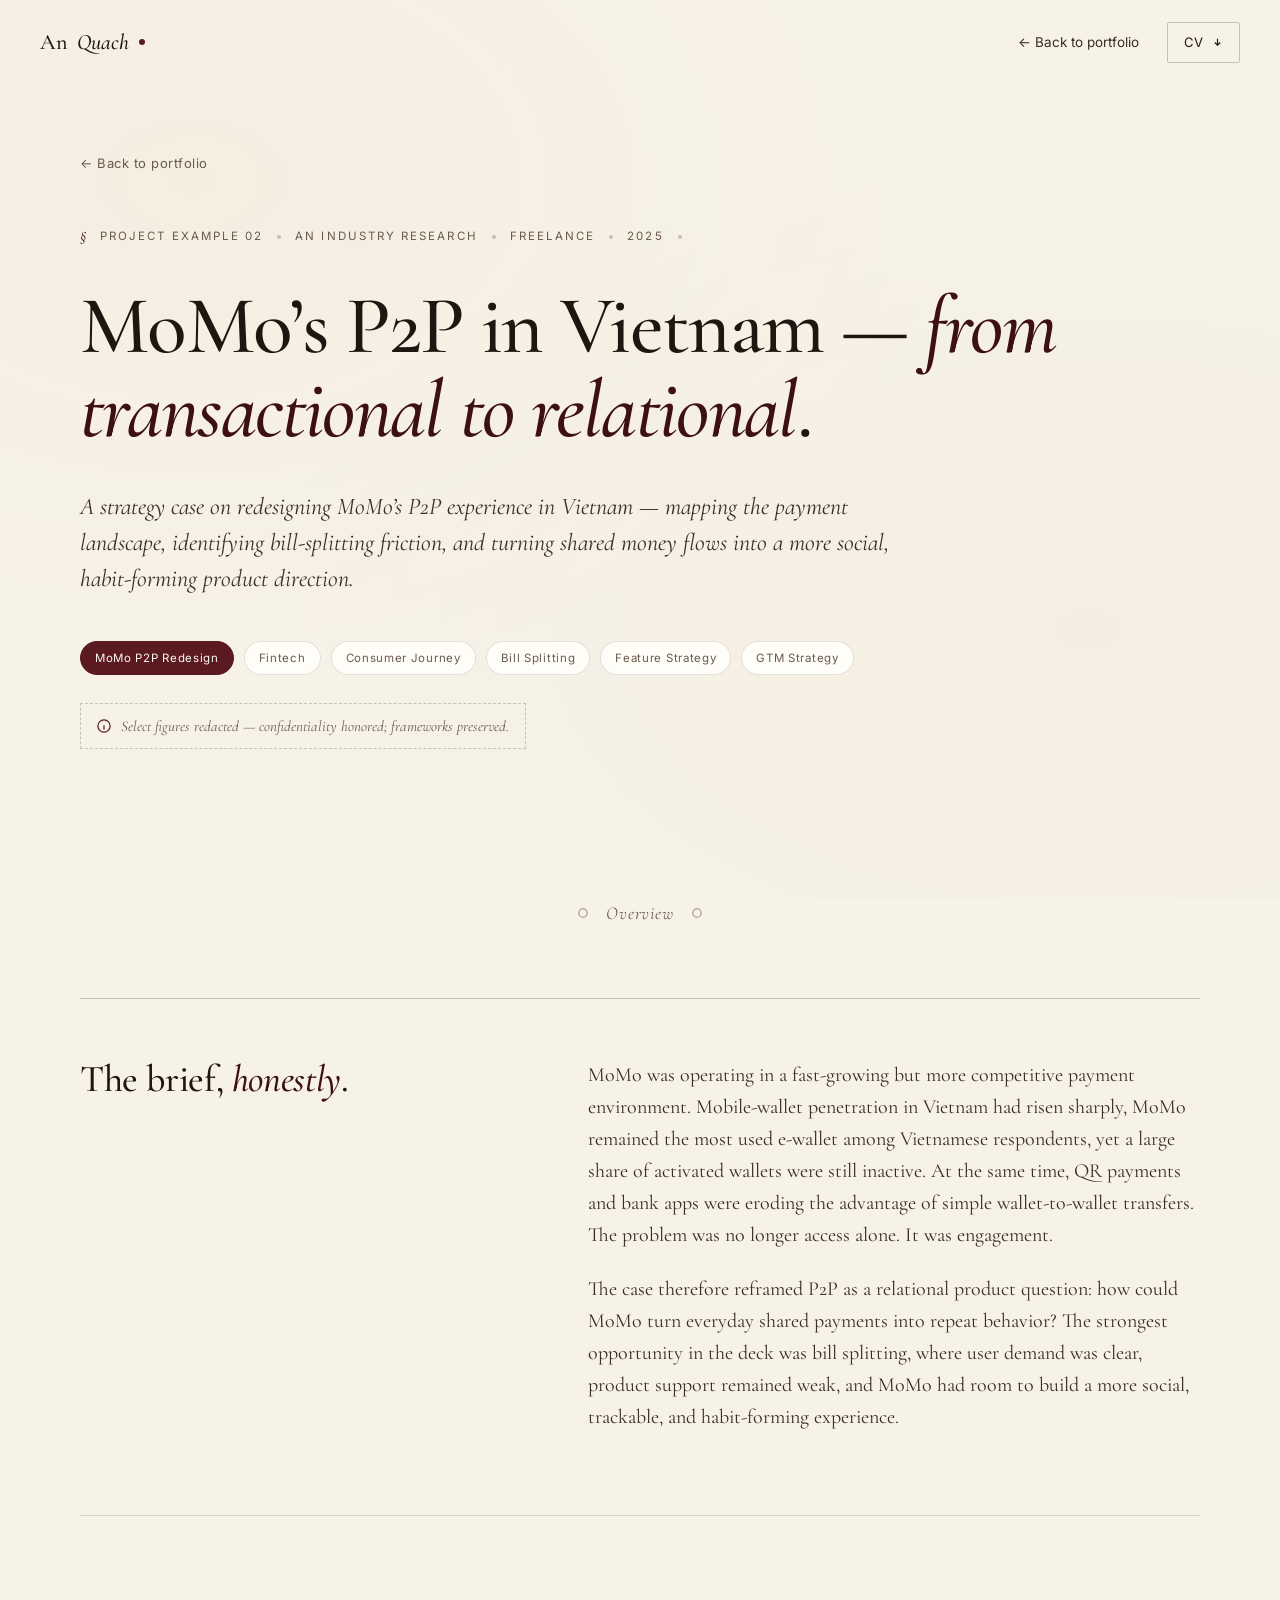
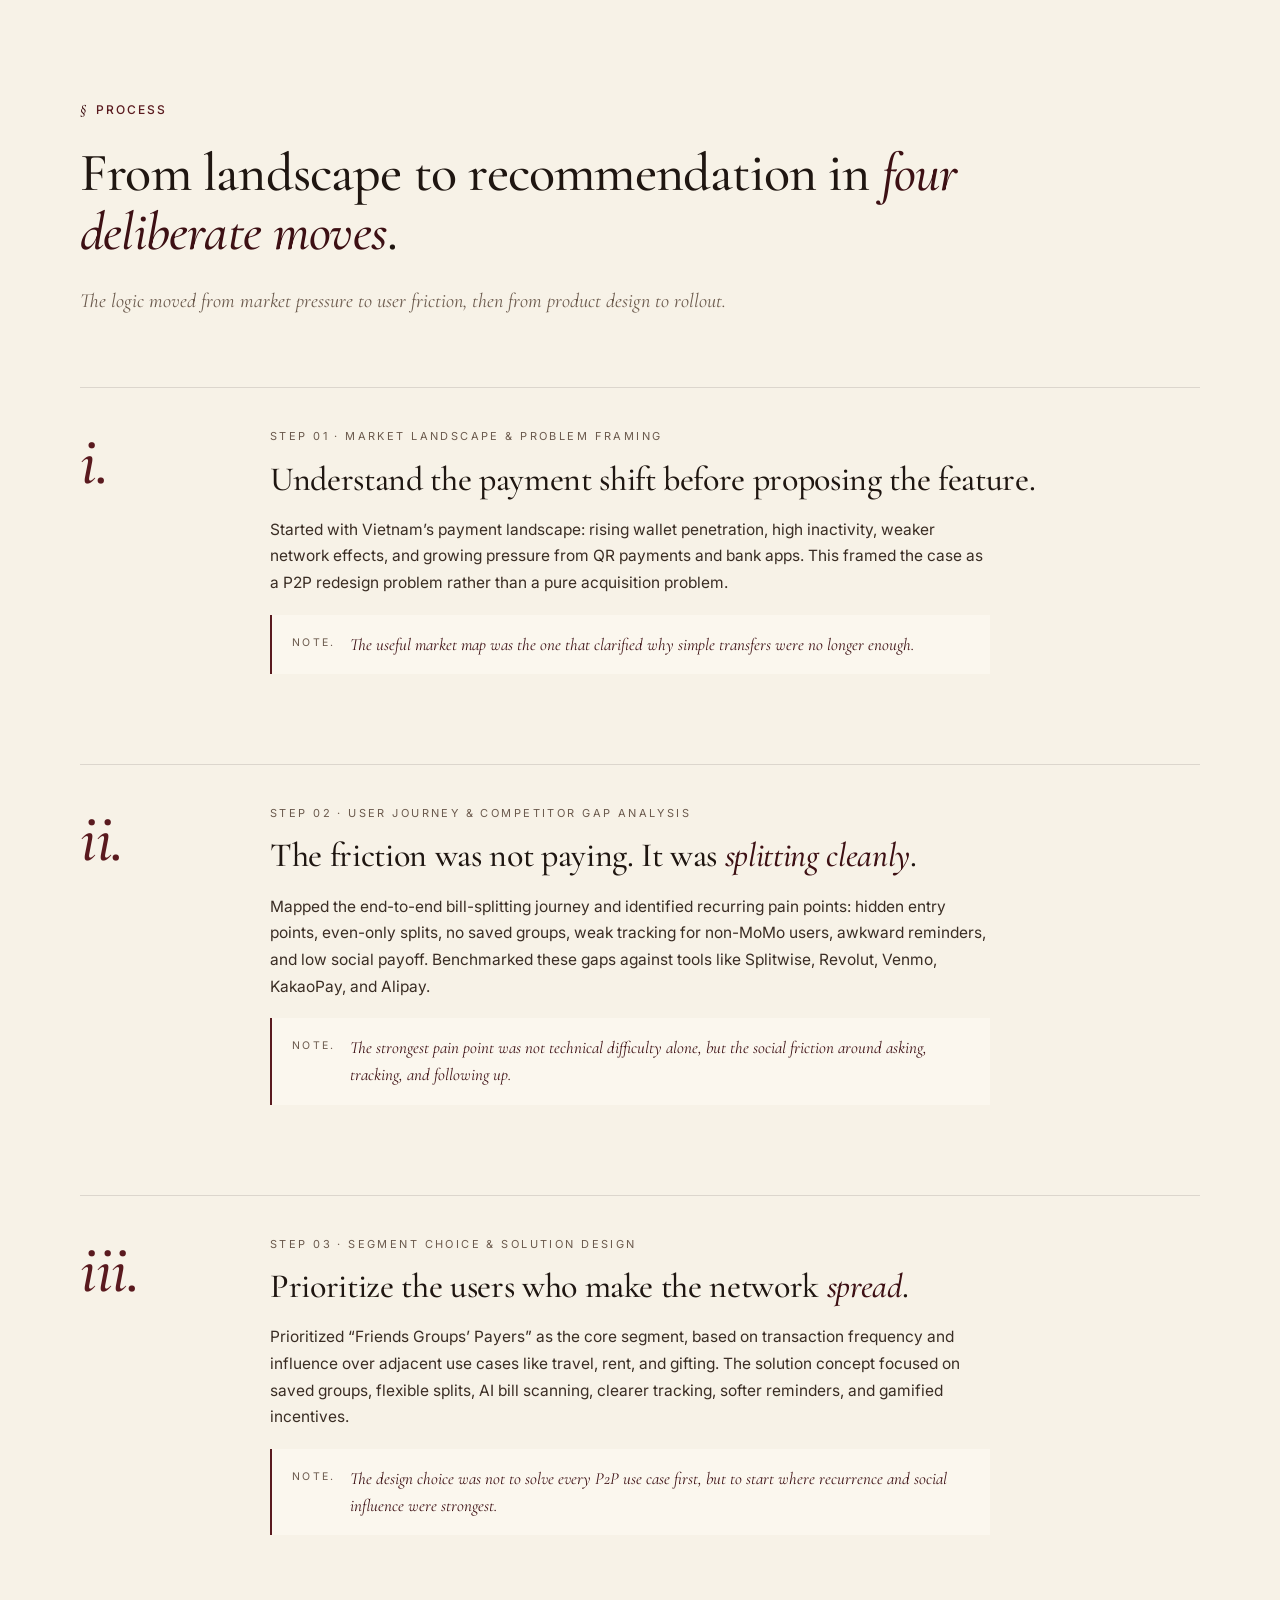
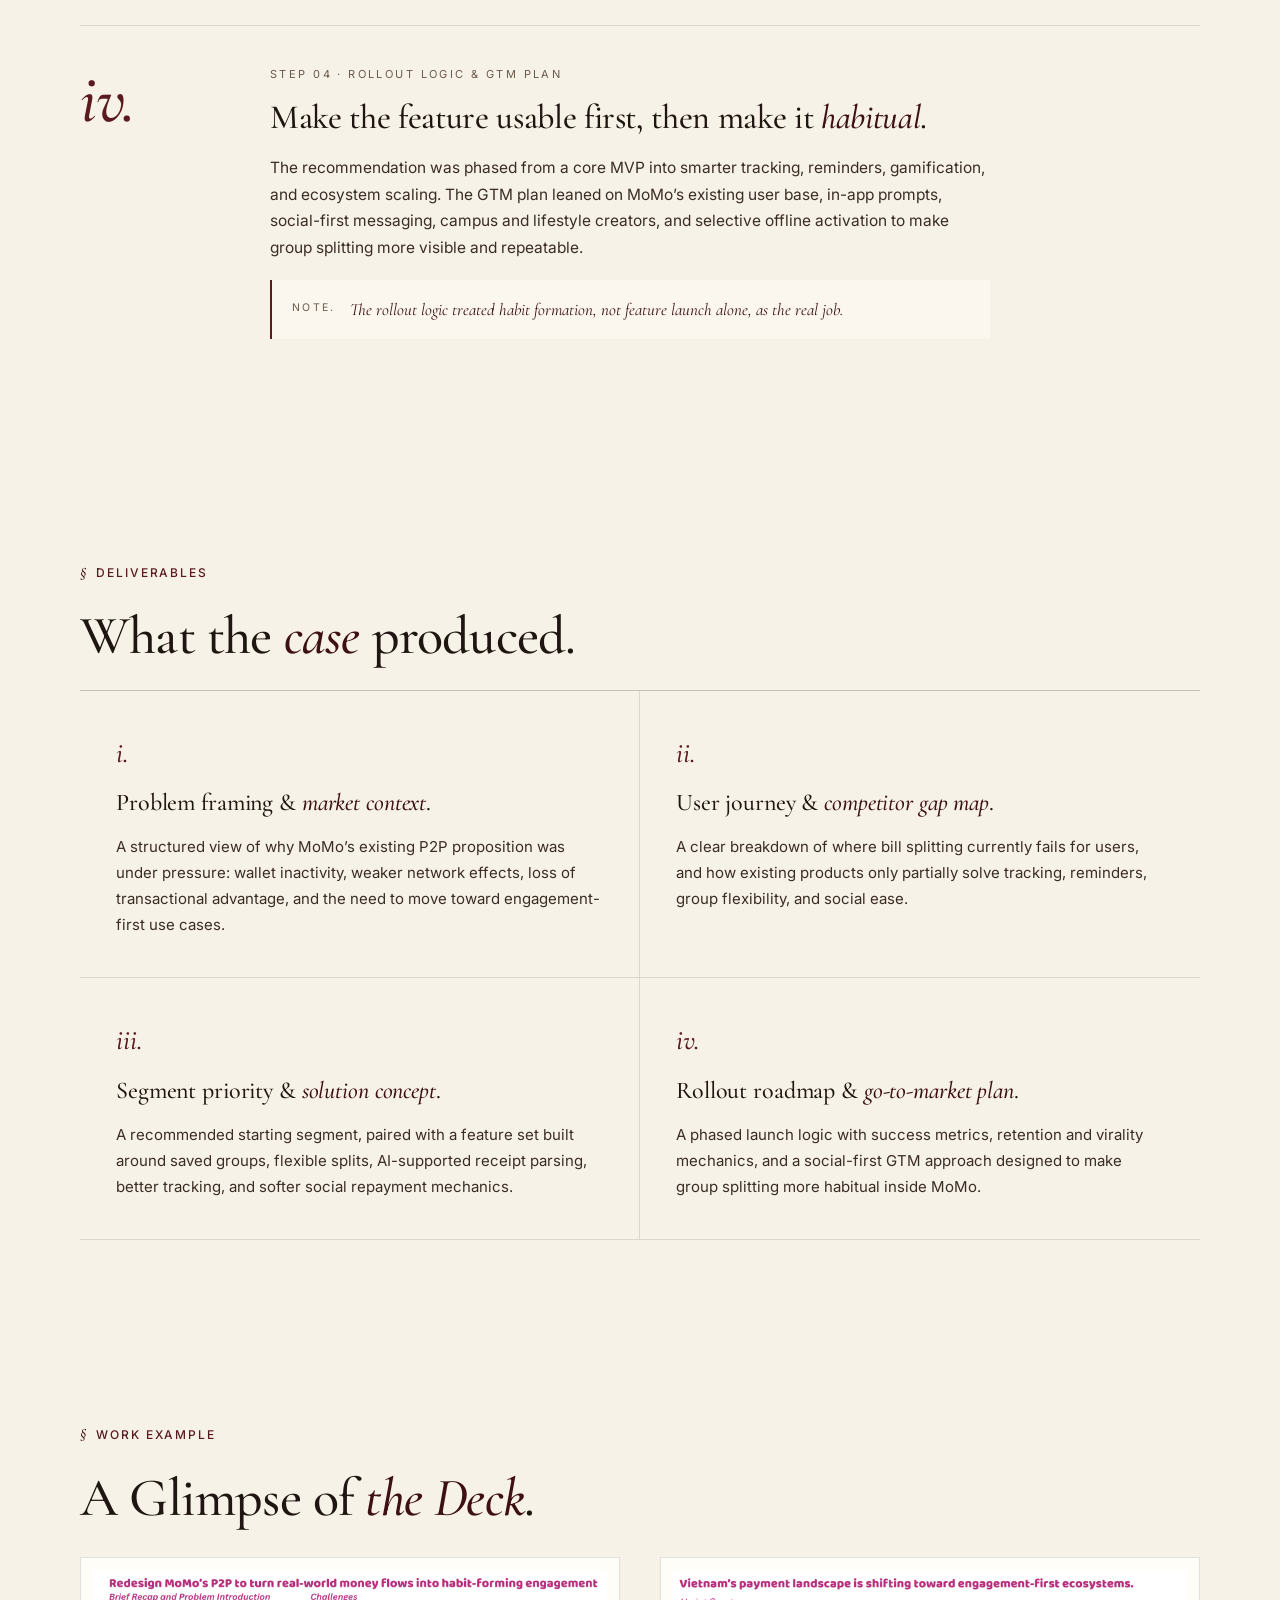
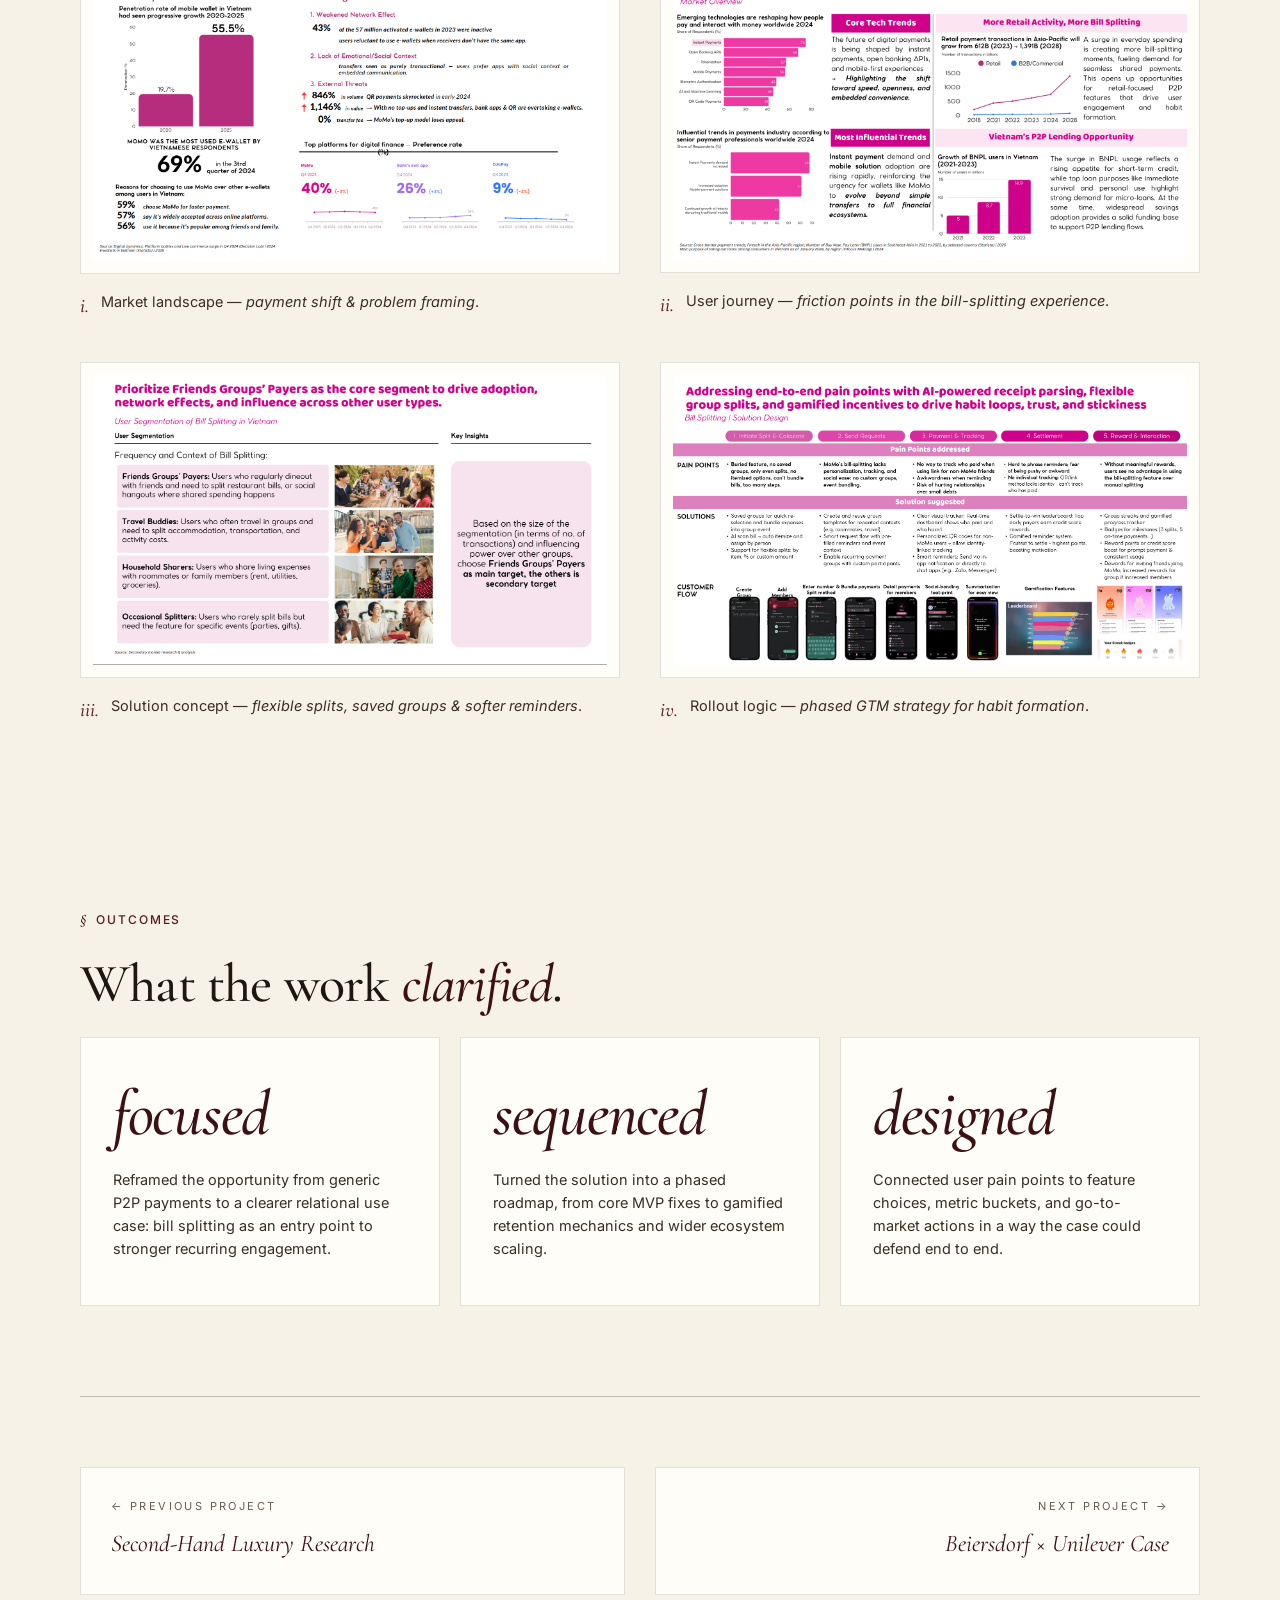
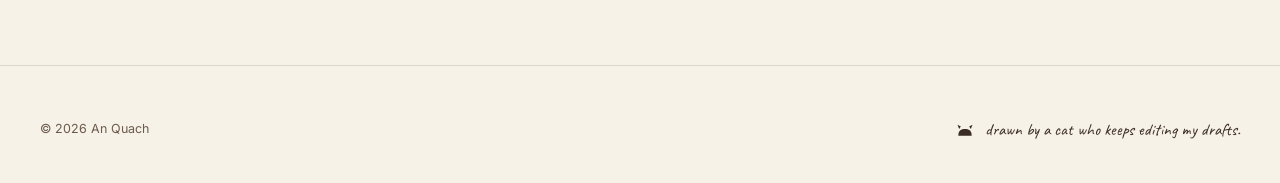
<file: An Quach Portfolio 2.0/fintech.html>
<!doctype html>
<html lang="en">
<head>
<meta charset="utf-8" />
<meta name="viewport" content="width=device-width, initial-scale=1" />
<title>Digital Lending in Vietnam — MOMO Case Study</title>
<link rel="preconnect" href="https://fonts.googleapis.com">
<link rel="preconnect" href="https://fonts.gstatic.com" crossorigin>
<link href="https://fonts.googleapis.com/css2?family=Cormorant+Garamond:ital,wght@0,400;0,500;0,600;0,700;1,400;1,500;1,600&family=Inter:wght@300;400;500;600&family=Caveat:wght@400;500;600&display=swap" rel="stylesheet">
<style>
  :root{
    --ivory:#f7f2e7;--ivory-deep:#efe6d3;--ivory-soft:#fbf7ee;--paper:#fffdf7;
    --ink:#1f1611;--ink-soft:#3a2d24;--muted:#6b5a4d;--muted-soft:#8f7f6f;
    --burgundy:#5a1a1f;--burgundy-deep:#3d1014;--burgundy-bright:#7a2328;
    --rose:#c4697a;--gold:#a87847;--gold-soft:#c89a6b;
    --rule:rgba(31,22,17,0.12);--rule-strong:rgba(31,22,17,0.22);
  }
  *{box-sizing:border-box;margin:0;padding:0}
  html{scroll-behavior:smooth;-webkit-font-smoothing:antialiased;text-rendering:optimizeLegibility}
  body{font-family:'Inter',sans-serif;background:var(--ivory);color:var(--ink);font-size:16px;line-height:1.6;overflow-x:hidden}
  body::before{content:'';position:fixed;inset:0;z-index:1;pointer-events:none;
    background:radial-gradient(ellipse at 15% 20%,rgba(168,120,71,.08) 0%,transparent 50%),
      radial-gradient(ellipse at 85% 70%,rgba(90,26,31,.06) 0%,transparent 55%);opacity:.35}
  ::selection{background:var(--burgundy);color:var(--ivory-soft)}
  a{color:inherit;text-decoration:none}
  .wrap{max-width:1200px;margin:0 auto;padding:0 40px;position:relative;z-index:2}
  @media(max-width:720px){.wrap{padding:0 22px}}

  nav.top{position:fixed;top:0;left:0;right:0;z-index:50;padding:22px 40px;display:flex;align-items:center;justify-content:space-between;transition:all .4s;border-bottom:1px solid transparent}
  nav.top.scrolled{background:rgba(247,242,231,.88);backdrop-filter:blur(14px);-webkit-backdrop-filter:blur(14px);padding:14px 40px;border-bottom:1px solid var(--rule)}
  nav.top .brand{font-family:'Cormorant Garamond',serif;font-size:22px;font-weight:500;display:inline-flex;align-items:center;gap:10px;color:var(--ink)}
  nav.top .brand em{font-style:italic}
  nav.top .brand .dot{width:6px;height:6px;border-radius:50%;background:var(--burgundy)}
  nav.top .links{display:flex;align-items:center;gap:28px;font-size:13.5px;color:var(--ink-soft)}
  nav.top .links a:hover{color:var(--burgundy)}
  nav.top .cv{display:inline-flex;align-items:center;gap:8px;border:1px solid var(--rule-strong);padding:9px 16px;border-radius:2px;font-size:13px;letter-spacing:.04em;transition:all .35s;color:var(--ink)}
  nav.top .cv:hover{background:var(--ink);color:var(--ivory-soft);border-color:var(--ink)}
  nav.top .cv svg{width:11px;height:11px}
  @media(max-width:720px){nav.top{padding:16px 22px}nav.top.scrolled{padding:10px 22px}nav.top .links{gap:16px;font-size:12.5px}}

  .proj-hero{padding:150px 0 90px;position:relative;z-index:2}
  .back-link{display:inline-flex;align-items:center;gap:8px;font-size:13px;color:var(--muted);letter-spacing:.04em;margin-bottom:50px;transition:color .3s}
  .back-link:hover{color:var(--burgundy)}
  .proj-meta{display:flex;flex-wrap:wrap;align-items:center;gap:14px;font-size:11.5px;letter-spacing:.18em;text-transform:uppercase;color:var(--muted);margin-bottom:36px}
  .proj-meta .pg{font-family:'Cormorant Garamond',serif;font-style:italic;font-size:16px;letter-spacing:0;text-transform:none;color:var(--burgundy-deep)}
  .proj-meta .sep{width:4px;height:4px;border-radius:50%;background:var(--rule-strong)}
  .proj-hero h1{font-family:'Cormorant Garamond',serif;font-weight:500;font-size:clamp(40px,6.5vw,82px);line-height:1.02;letter-spacing:-.02em;margin-bottom:36px;max-width:1050px}
  .proj-hero h1 em{font-style:italic;color:var(--burgundy-deep)}
  .lede{font-family:'Cormorant Garamond',serif;font-size:clamp(19px,2vw,24px);line-height:1.5;color:var(--ink-soft);font-style:italic;max-width:820px;margin-bottom:44px}
  .tag-chips{display:flex;flex-wrap:wrap;gap:10px;margin-bottom:28px}
  .tag-chip{font-size:11.5px;letter-spacing:.06em;color:var(--muted);padding:7px 14px;border:1px solid var(--rule);border-radius:100px;background:var(--paper)}
  .tag-chip.accent{background:var(--burgundy);color:var(--ivory-soft);border-color:var(--burgundy)}
  .redacted-note{display:inline-flex;align-items:center;gap:10px;padding:10px 16px;border:1px dashed var(--rule-strong);font-family:'Cormorant Garamond',serif;font-style:italic;font-size:15px;color:var(--muted)}
  .redacted-note svg{width:14px;height:14px;flex-shrink:0;color:var(--burgundy)}
  .redacted{color:var(--muted);font-family:'Cormorant Garamond',serif;font-style:italic}
  .redacted::before{content:'['}
  .redacted::after{content:']'}

  .div-label{display:flex;align-items:center;justify-content:center;gap:18px;padding:60px 0;color:var(--muted)}
  .div-label svg{width:10px;height:10px;opacity:.7}
  .div-label span{font-family:'Cormorant Garamond',serif;font-style:italic;font-size:18px;letter-spacing:.05em}

  section.chap{padding:90px 0;position:relative;z-index:2}
  .eyebrow{display:inline-flex;align-items:center;gap:10px;font-size:12px;letter-spacing:.16em;text-transform:uppercase;color:var(--burgundy);font-weight:500;margin-bottom:22px}
  .eyebrow .pg{font-family:'Cormorant Garamond',serif;font-style:italic;font-size:16px;letter-spacing:0;text-transform:none;color:var(--burgundy-deep)}
  h2.chapter{font-family:'Cormorant Garamond',serif;font-weight:500;font-size:clamp(32px,4.6vw,54px);line-height:1.08;letter-spacing:-.015em;max-width:900px;margin-bottom:24px}
  h2.chapter em{font-style:italic;color:var(--burgundy-deep)}
  .chapter-sub{font-family:'Cormorant Garamond',serif;font-style:italic;font-size:20px;color:var(--muted);max-width:700px;margin-bottom:70px}

  .two-col{display:grid;grid-template-columns:0.7fr 1fr;gap:80px;padding:60px 0;border-top:1px solid var(--rule-strong);border-bottom:1px solid var(--rule)}
  @media(max-width:900px){.two-col{grid-template-columns:1fr;gap:32px}}
  .two-col h3{position:sticky;top:100px;font-family:'Cormorant Garamond',serif;font-weight:500;font-size:clamp(26px,3vw,38px);line-height:1.1;color:var(--ink);letter-spacing:-.01em}
  .two-col h3 em{font-style:italic;color:var(--burgundy-deep)}
  .two-col .body p{font-family:'Cormorant Garamond',serif;font-size:20px;line-height:1.6;color:var(--ink-soft);margin-bottom:22px}
  .two-col .body p em{color:var(--burgundy-deep);font-style:italic}

  .steps{display:flex;flex-direction:column;gap:50px}
  .step{display:grid;grid-template-columns:140px 1fr;gap:50px;padding:40px 0;border-top:1px solid var(--rule)}
  @media(max-width:820px){.step{grid-template-columns:1fr;gap:20px;padding:28px 0}}
  .step .roman{font-family:'Cormorant Garamond',serif;font-style:italic;font-weight:500;font-size:68px;line-height:1;color:var(--burgundy);letter-spacing:-.02em}
  .step .lbl{font-size:11px;letter-spacing:.22em;text-transform:uppercase;color:var(--muted);margin-bottom:14px}
  .step h3{font-family:'Cormorant Garamond',serif;font-weight:500;font-size:clamp(24px,3vw,34px);line-height:1.15;color:var(--ink);margin-bottom:18px;letter-spacing:-.01em}
  .step h3 em{font-style:italic;color:var(--burgundy-deep)}
  .step p{font-size:15.5px;line-height:1.72;color:var(--ink-soft);margin-bottom:14px;max-width:720px}
  .step .note{display:flex;gap:14px;margin-top:18px;padding:16px 20px;border-left:2px solid var(--burgundy);background:var(--ivory-soft);font-family:'Cormorant Garamond',serif;font-style:italic;font-size:17px;color:var(--burgundy-deep);max-width:720px}
  .step .note::before{content:'note.';font-family:'Inter',sans-serif;font-style:normal;font-size:10.5px;letter-spacing:.22em;text-transform:uppercase;color:var(--muted);padding-top:4px;flex-shrink:0}

  .findings{display:grid;grid-template-columns:repeat(2,1fr);gap:0;border-top:1px solid var(--rule-strong)}
  @media(max-width:820px){.findings{grid-template-columns:1fr}}
  .finding{padding:40px 36px;border-right:1px solid var(--rule);border-bottom:1px solid var(--rule);transition:background .4s}
  .finding:nth-child(2n){border-right:none}
  @media(max-width:820px){.finding{border-right:none}}
  .finding:hover{background:var(--ivory-soft)}
  .finding .roman{font-family:'Cormorant Garamond',serif;font-style:italic;font-weight:500;font-size:28px;color:var(--burgundy);margin-bottom:14px}
  .finding h4{font-family:'Cormorant Garamond',serif;font-weight:500;font-size:24px;line-height:1.2;color:var(--ink);margin-bottom:16px;letter-spacing:-.005em}
  .finding h4 em{font-style:italic;color:var(--burgundy-deep)}
  .finding p{font-size:15px;line-height:1.72;color:var(--ink-soft)}

  .stats{display:grid;grid-template-columns:repeat(3,1fr);gap:20px}
  @media(max-width:820px){.stats{grid-template-columns:1fr}}
  .stat{padding:44px 32px;background:var(--paper);border:1px solid var(--rule);transition:all .4s}
  .stat:hover{border-color:var(--burgundy);transform:translateY(-2px)}
  .stat .big{font-family:'Cormorant Garamond',serif;font-weight:500;font-size:clamp(44px,5.5vw,64px);line-height:1;color:var(--burgundy-deep);letter-spacing:-.02em;margin-bottom:22px;font-style:italic}
  .stat p{font-size:14.5px;line-height:1.6;color:var(--ink-soft)}

  .proj-nav{display:grid;grid-template-columns:1fr 1fr;gap:30px;padding:70px 0;border-top:1px solid var(--rule-strong)}
  @media(max-width:720px){.proj-nav{grid-template-columns:1fr}}
  .proj-nav a{display:block;padding:30px;border:1px solid var(--rule);transition:all .4s;background:var(--paper)}
  .proj-nav a:hover{background:var(--ivory-soft);border-color:var(--rule-strong)}
  .proj-nav .dir{font-size:11px;letter-spacing:.22em;text-transform:uppercase;color:var(--muted);margin-bottom:10px}
  .proj-nav .nm{font-family:'Cormorant Garamond',serif;font-style:italic;font-size:24px;color:var(--burgundy-deep)}
  .proj-nav a.next{text-align:right}

  footer{padding:50px 40px 40px;border-top:1px solid var(--rule);position:relative;z-index:2;display:flex;justify-content:space-between;align-items:center;gap:24px;flex-wrap:wrap;font-size:12.5px;color:var(--muted)}
  footer .mid{display:inline-flex;align-items:center;gap:10px;font-family:'Caveat',cursive;font-size:17px;color:var(--ink-soft)}
  footer .mid svg{width:20px;height:20px}
  @media(max-width:720px){footer{flex-direction:column;text-align:center;padding:40px 22px}}

  .cat-companion{position:fixed;bottom:26px;right:26px;width:40px;height:40px;opacity:0;pointer-events:none;transition:opacity .5s,transform .4s;z-index:40;cursor:pointer;background:var(--paper);border-radius:50%;display:flex;align-items:center;justify-content:center;border:1px solid var(--rule-strong);box-shadow:0 8px 24px -10px rgba(31,22,17,.25)}
  .cat-companion.show{opacity:.95;pointer-events:auto}
  .cat-companion:hover{transform:translateY(-3px) scale(1.06)}
  .cat-companion svg{width:22px;height:22px}

  .reveal,.reveal-fade,.reveal-scale{opacity:0;transition:opacity .9s ease,transform .9s ease}
  .reveal{transform:translateY(30px)}
  .reveal-scale{transform:scale(.97)}
  .reveal.in,.reveal-fade.in,.reveal-scale.in{opacity:1;transform:none}
  [data-stagger] > *{opacity:0;transform:translateY(20px);transition:opacity .8s ease,transform .8s ease}
  [data-stagger].in > *{opacity:1;transform:none}

.slides-grid { display: grid; grid-template-columns: repeat(2, 1fr); gap: 40px; margin-top: 30px; }
  @media(max-width: 820px) { .slides-grid { grid-template-columns: 1fr; gap: 24px; } }
  .slide-card { margin: 0; }
  .slide-card .frame { border: 1px solid var(--rule); background: var(--paper); padding: 12px; margin-bottom: 16px; transition: border-color 0.4s; }
  .slide-card:hover .frame { border-color: var(--rule-strong); }
  .slide-card img { width: 100%; height: auto; display: block; }
  .slide-card .cap { display: flex; gap: 12px; font-size: 14.5px; color: var(--ink-soft); line-height: 1.6; }
  .slide-card .cap .roman { font-family: 'Cormorant Garamond', serif; font-style: italic; color: var(--burgundy); font-weight: 500; font-size: 20px; }
  

</style>
</head>
<body>

<nav class="top" id="nav">
  <a href="index.html" class="brand">An <em>Quach</em><span class="dot"></span></a>
  <div class="links">
    <a href="index.html#works">← Back to portfolio</a>
    <a href="assets/An-Quach-CV.pdf" download class="cv">CV
      <svg viewBox="0 0 12 12" fill="none" stroke="currentColor" stroke-width="1.3"><path d="M6 2v7M3 6l3 3 3-3"/></svg>
    </a>
  </div>
</nav>

<section class="proj-hero">
  <div class="wrap">
    <a href="index.html#works" class="back-link">← Back to portfolio</a>
    <div class="proj-meta">
      <span class="pg">§</span>
      <span>Project Example 02</span><span class="sep"></span>
      <span>An Industry Research</span><span class="sep"></span>
      <span>Freelance</span><span class="sep"></span>
      <span>2025</span><span class="sep"></span>
    </div>
    <h1>MoMo’s P2P in Vietnam — <em>from transactional to relational</em>.</h1>
<p class="lede">A strategy case on redesigning MoMo’s P2P experience in Vietnam — mapping the payment landscape, identifying bill-splitting friction, and turning shared money flows into a more social, habit-forming product direction.</p>
<div class="tag-chips">
  <span class="tag-chip accent">MoMo P2P Redesign</span>
  <span class="tag-chip">Fintech</span>
  <span class="tag-chip">Consumer Journey</span>
  <span class="tag-chip">Bill Splitting</span>
  <span class="tag-chip">Feature Strategy</span>
  <span class="tag-chip">GTM Strategy</span>
</div>
<div class="redacted-note">
  <svg viewBox="0 0 16 16" fill="none" stroke="currentColor" stroke-width="1.4"><circle cx="8" cy="8" r="7"/><path d="M8 7v5M8 4.5v.2"/></svg>
  Select figures redacted — confidentiality honored; frameworks preserved.
</div>
</div>
</section>

<div class="wrap">
  <div class="div-label reveal-fade">
    <svg viewBox="0 0 12 12" fill="none" stroke="currentColor" stroke-width="1.3"><circle cx="6" cy="6" r="5"/></svg>
    <span>Overview</span>
    <svg viewBox="0 0 12 12" fill="none" stroke="currentColor" stroke-width="1.3"><circle cx="6" cy="6" r="5"/></svg>
  </div>
</div>

<section class="chap" style="padding-top:10px">
  <div class="wrap">
    <div class="two-col reveal">
      <h3>The brief, <em>honestly</em>.</h3>
      <div class="body">
        <p>MoMo was operating in a fast-growing but more competitive payment environment. Mobile-wallet penetration in Vietnam had risen sharply, MoMo remained the most used e-wallet among Vietnamese respondents, yet a large share of activated wallets were still inactive. At the same time, QR payments and bank apps were eroding the advantage of simple wallet-to-wallet transfers. The problem was no longer access alone. It was engagement.</p>
        <p>The case therefore reframed P2P as a relational product question: how could MoMo turn everyday shared payments into repeat behavior? The strongest opportunity in the deck was bill splitting, where user demand was clear, product support remained weak, and MoMo had room to build a more social, trackable, and habit-forming experience.</p>
      </div>
    </div>
  </div>
</section>

<section class="chap">
  <div class="wrap">
    <div class="eyebrow reveal-fade"><span class="pg">§</span> Process</div>
    <h2 class="chapter reveal">From landscape to recommendation in <em>four deliberate moves</em>.</h2>
    <p class="chapter-sub reveal-fade">The logic moved from market pressure to user friction, then from product design to rollout.</p>

    <div class="steps">
      <div class="step reveal">
        <div class="roman">i.</div>
        <div>
          <div class="lbl">Step 01 · Market Landscape & Problem Framing</div>
          <h3>Understand the payment shift before proposing the feature.</h3>
          <p>Started with Vietnam’s payment landscape: rising wallet penetration, high inactivity, weaker network effects, and growing pressure from QR payments and bank apps. This framed the case as a P2P redesign problem rather than a pure acquisition problem.</p>
          <div class="note">The useful market map was the one that clarified why simple transfers were no longer enough.</div>
        </div>
      </div>

      <div class="step reveal">
        <div class="roman">ii.</div>
        <div>
          <div class="lbl">Step 02 · User Journey & Competitor Gap Analysis</div>
          <h3>The friction was not paying. It was <em>splitting cleanly</em>.</h3>
          <p>Mapped the end-to-end bill-splitting journey and identified recurring pain points: hidden entry points, even-only splits, no saved groups, weak tracking for non-MoMo users, awkward reminders, and low social payoff. Benchmarked these gaps against tools like Splitwise, Revolut, Venmo, KakaoPay, and Alipay.</p>
          <div class="note">The strongest pain point was not technical difficulty alone, but the social friction around asking, tracking, and following up.</div>
        </div>
      </div>

      <div class="step reveal">
        <div class="roman">iii.</div>
        <div>
          <div class="lbl">Step 03 · Segment Choice & Solution Design</div>
          <h3>Prioritize the users who make the network <em>spread</em>.</h3>
          <p>Prioritized “Friends Groups’ Payers” as the core segment, based on transaction frequency and influence over adjacent use cases like travel, rent, and gifting. The solution concept focused on saved groups, flexible splits, AI bill scanning, clearer tracking, softer reminders, and gamified incentives.</p>
          <div class="note">The design choice was not to solve every P2P use case first, but to start where recurrence and social influence were strongest.</div>
        </div>
      </div>

      <div class="step reveal">
        <div class="roman">iv.</div>
        <div>
          <div class="lbl">Step 04 · Rollout Logic & GTM Plan</div>
          <h3>Make the feature usable first, then make it <em>habitual</em>.</h3>
          <p>The recommendation was phased from a core MVP into smarter tracking, reminders, gamification, and ecosystem scaling. The GTM plan leaned on MoMo’s existing user base, in-app prompts, social-first messaging, campus and lifestyle creators, and selective offline activation to make group splitting more visible and repeatable.</p>
          <div class="note">The rollout logic treated habit formation, not feature launch alone, as the real job.</div>
        </div>
      </div>
    </div>
  </div>
</section>

<section class="chap">
  <div class="wrap">
    <div class="eyebrow reveal-fade"><span class="pg">§</span> Deliverables</div>
    <h2 class="chapter reveal">What the <em>case</em> produced.</h2>

    <div class="findings reveal">
      <div class="finding">
        <div class="roman">i.</div>
        <h4>Problem framing & <em>market context</em>.</h4>
        <p>A structured view of why MoMo’s existing P2P proposition was under pressure: wallet inactivity, weaker network effects, loss of transactional advantage, and the need to move toward engagement-first use cases.</p>
      </div>
      <div class="finding">
        <div class="roman">ii.</div>
        <h4>User journey & <em>competitor gap map</em>.</h4>
        <p>A clear breakdown of where bill splitting currently fails for users, and how existing products only partially solve tracking, reminders, group flexibility, and social ease.</p>
      </div>
      <div class="finding">
        <div class="roman">iii.</div>
        <h4>Segment priority & <em>solution concept</em>.</h4>
        <p>A recommended starting segment, paired with a feature set built around saved groups, flexible splits, AI-supported receipt parsing, better tracking, and softer social repayment mechanics.</p>
      </div>
      <div class="finding">
        <div class="roman">iv.</div>
        <h4>Rollout roadmap & <em>go-to-market plan</em>.</h4>
        <p>A phased launch logic with success metrics, retention and virality mechanics, and a social-first GTM approach designed to make group splitting more habitual inside MoMo.</p>
      </div>
    </div>
  </div>
</section>



<section class="chap">
  <div class="wrap">
    <div class="eyebrow reveal-fade"><span class="pg">§</span> Work Example</div>
    <h2 class="chapter reveal">A Glimpse of <em>the Deck</em>.</h2>

    <div class="slides-grid reveal">
      <figure class="slide-card" data-full="slides/Fintech-01.png">
        <div class="frame"><img src="slides/Fintech-01.png" alt="Market landscape and problem framing for MoMo P2P"></div>
        <figcaption class="cap"><span class="roman">i.</span><span class="txt">Market landscape — <em>payment shift & problem framing</em>.</span></figcaption>
      </figure>
      <figure class="slide-card" data-full="slides/Fintech-02.png">
        <div class="frame"><img src="slides/Fintech-02.png" alt="User journey and gap analysis for bill splitting"></div>
        <figcaption class="cap"><span class="roman">ii.</span><span class="txt">User journey — <em>friction points in the bill-splitting experience</em>.</span></figcaption>
      </figure>
      <figure class="slide-card" data-full="slides/Fintech-03.png">
        <div class="frame"><img src="slides/Fintech-03.png" alt="Segment priority and solution concept"></div>
        <figcaption class="cap"><span class="roman">iii.</span><span class="txt">Solution concept — <em>flexible splits, saved groups & softer reminders</em>.</span></figcaption>
      </figure>
      <figure class="slide-card" data-full="slides/Fintech-04.png">
        <div class="frame"><img src="slides/Fintech-04.png" alt="Rollout roadmap and go-to-market plan"></div>
        <figcaption class="cap"><span class="roman">iv.</span><span class="txt">Rollout logic — <em>phased GTM strategy for habit formation</em>.</span></figcaption>
      </figure>
    </div>
  </div>
</section>



<section class="chap">
  <div class="wrap">
    <div class="eyebrow reveal-fade"><span class="pg">§</span> Outcomes</div>
    <h2 class="chapter reveal">What the work <em>clarified</em>.</h2>

    <div class="stats reveal" data-stagger>
      <div class="stat">
        <div class="big">focused</div>
        <p>Reframed the opportunity from generic P2P payments to a clearer relational use case: bill splitting as an entry point to stronger recurring engagement.</p>
      </div>
      <div class="stat">
        <div class="big">sequenced</div>
        <p>Turned the solution into a phased roadmap, from core MVP fixes to gamified retention mechanics and wider ecosystem scaling.</p>
      </div>
      <div class="stat">
        <div class="big">designed</div>
        <p>Connected user pain points to feature choices, metric buckets, and go-to-market actions in a way the case could defend end to end.</p>
      </div>
    </div>
  </div>
</section>

<section style="position:relative;z-index:2">
  <div class="wrap">
    <div class="proj-nav">
      <a href="research.html">
        <div class="dir">← Previous Project</div>
        <div class="nm">Second-Hand Luxury Research</div>
      </a>
      <a href="strategy.html" class="next">
        <div class="dir">Next Project →</div>
        <div class="nm">Beiersdorf × Unilever Case</div>
      </a>
    </div>
  </div>
</section>

<footer>
  <div>© 2026 An Quach</div>
  <div class="mid">
    <svg viewBox="0 0 24 24" fill="none"><path d="M4 20c0-5 2-8 8-8s8 3 8 8H4z" fill="currentColor"/><path d="M5 12l-2-5 4 2M19 12l2-5-4 2" fill="currentColor"/></svg>
    drawn by a cat who keeps editing my drafts.
  </div>
</footer>

<a href="#" class="cat-companion" id="catTop" aria-label="Back to top" onclick="window.scrollTo({top:0,behavior:'smooth'});return false;">
  <svg viewBox="0 0 24 24" fill="none">
    <path d="M4 20c0-5 2-8 8-8s8 3 8 8H4z" fill="var(--ink)"/>
    <path d="M5 12l-2-5 4 2M19 12l2-5-4 2" fill="var(--ink)"/>
    <circle cx="9.5" cy="16.5" r="1" fill="var(--gold)"/>
    <circle cx="14.5" cy="16.5" r="1" fill="var(--gold)"/>
  </svg>
</a>

<script>
  const nav=document.getElementById('nav');
  const catTop=document.getElementById('catTop');
  const onScroll=()=>{nav.classList.toggle('scrolled',window.scrollY>20);catTop.classList.toggle('show',window.scrollY>400)};
  window.addEventListener('scroll',onScroll,{passive:true});onScroll();
  const io=new IntersectionObserver((entries)=>{
    entries.forEach(e=>{if(e.isIntersecting){e.target.classList.add('in');
      if(e.target.hasAttribute('data-stagger')){[...e.target.children].forEach((c,i)=>{c.style.transitionDelay=(i*80)+'ms'})}
      io.unobserve(e.target)}});
  },{threshold:.12,rootMargin:'0px 0px -50px 0px'});
  document.querySelectorAll('.reveal,.reveal-fade,.reveal-scale,[data-stagger]').forEach(el=>io.observe(el));
</script>
</body>
</html>
</file>
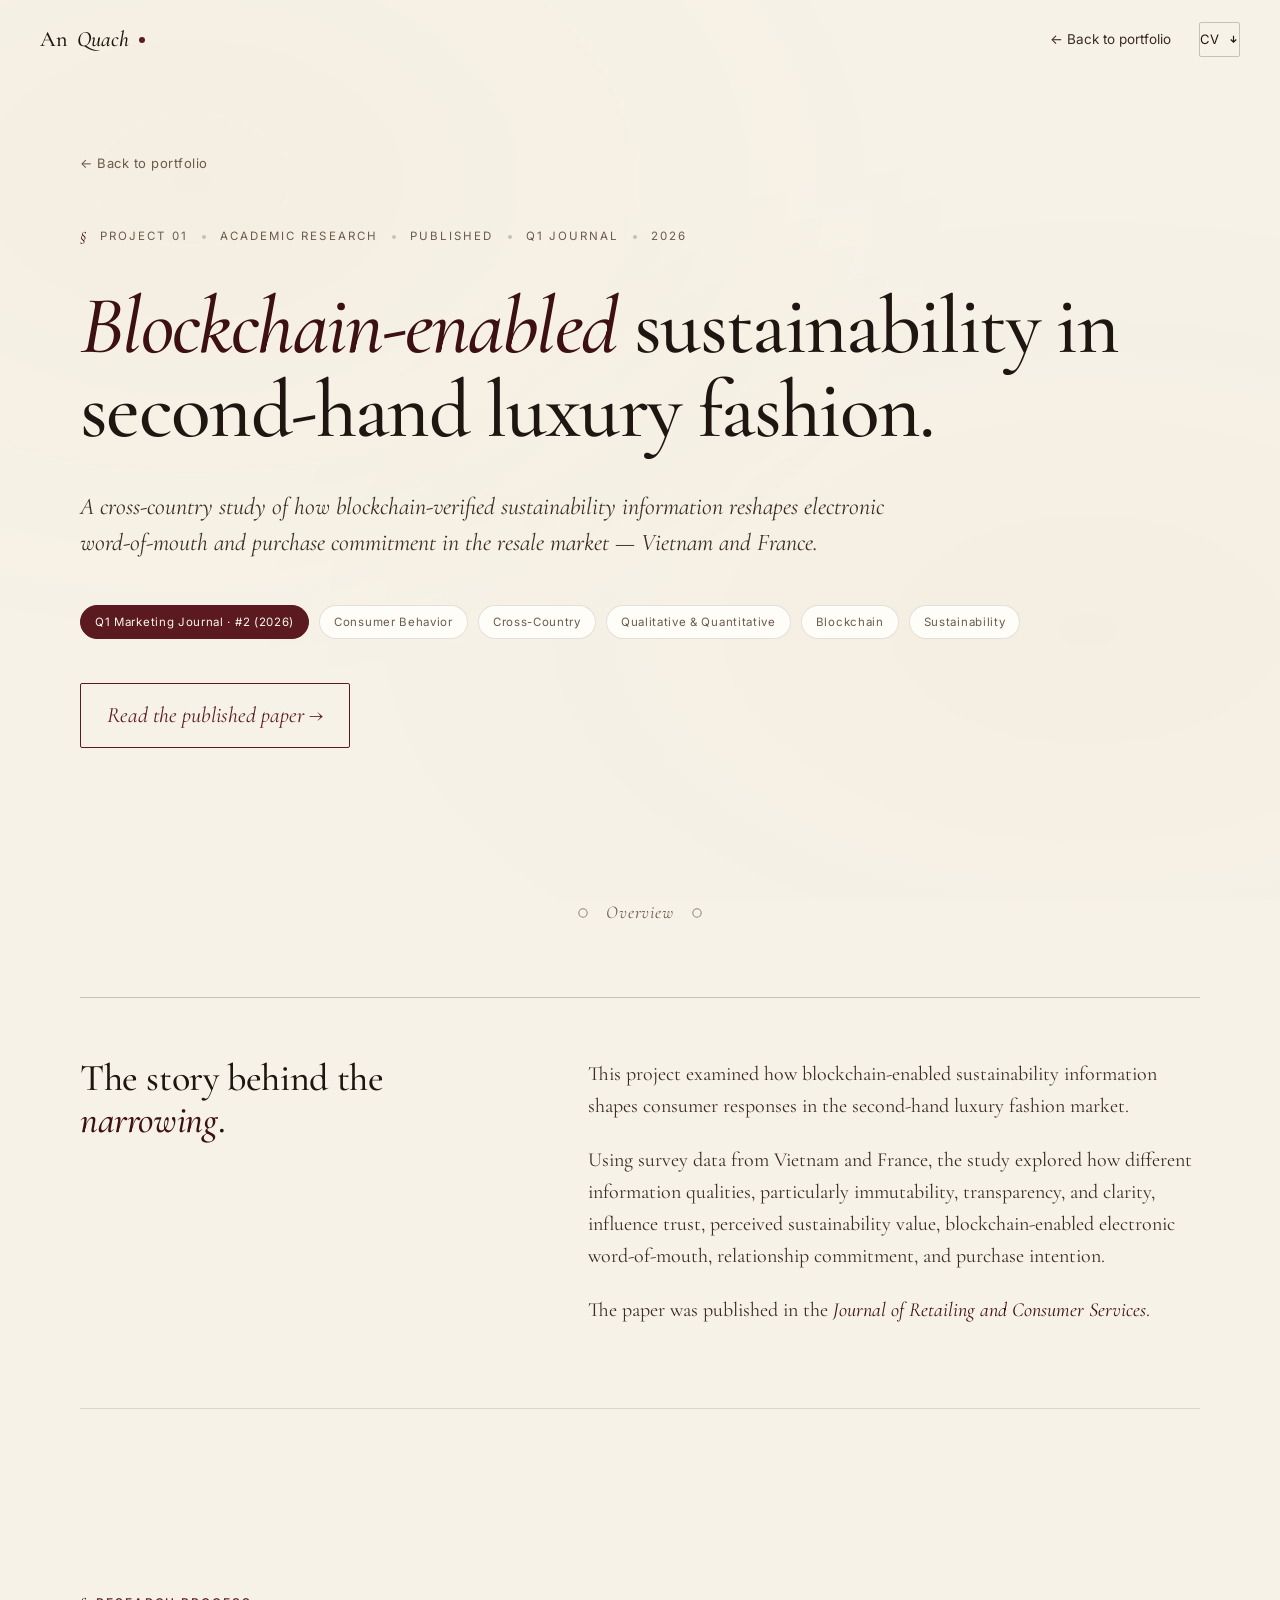
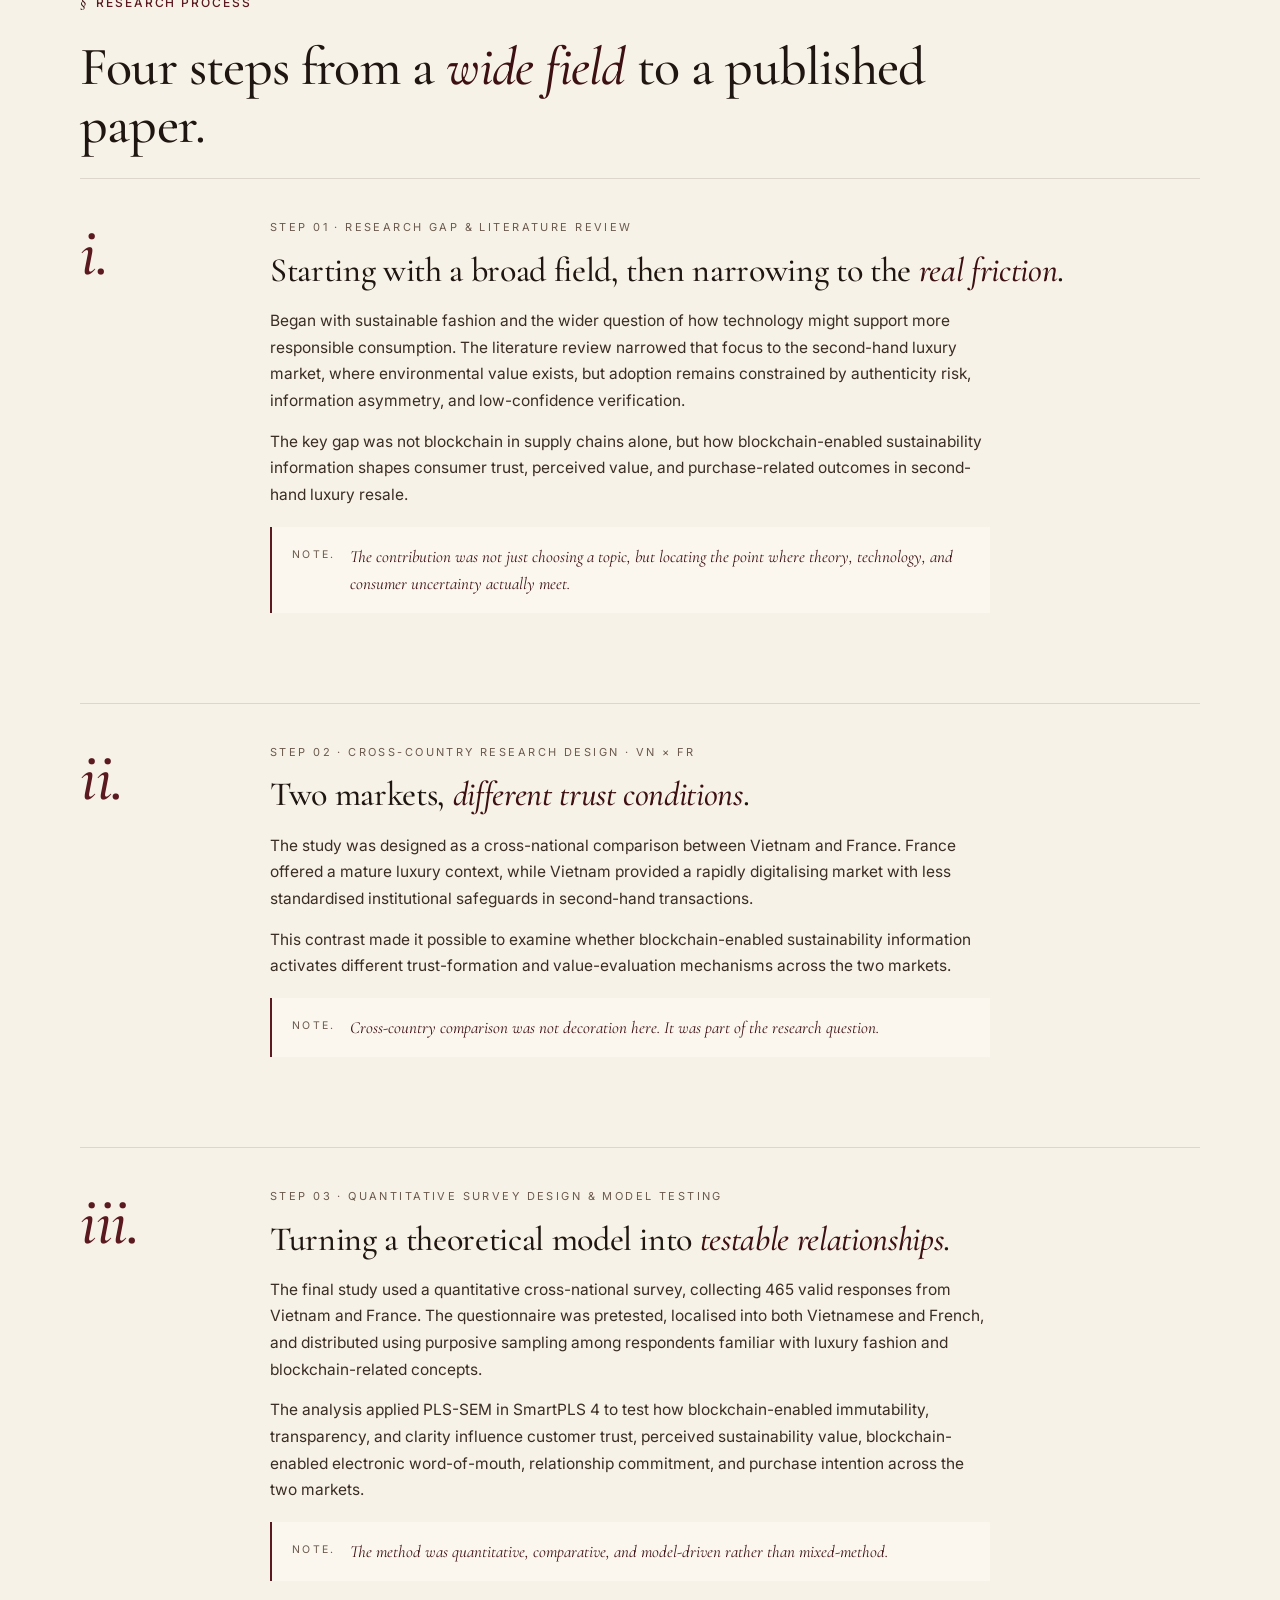
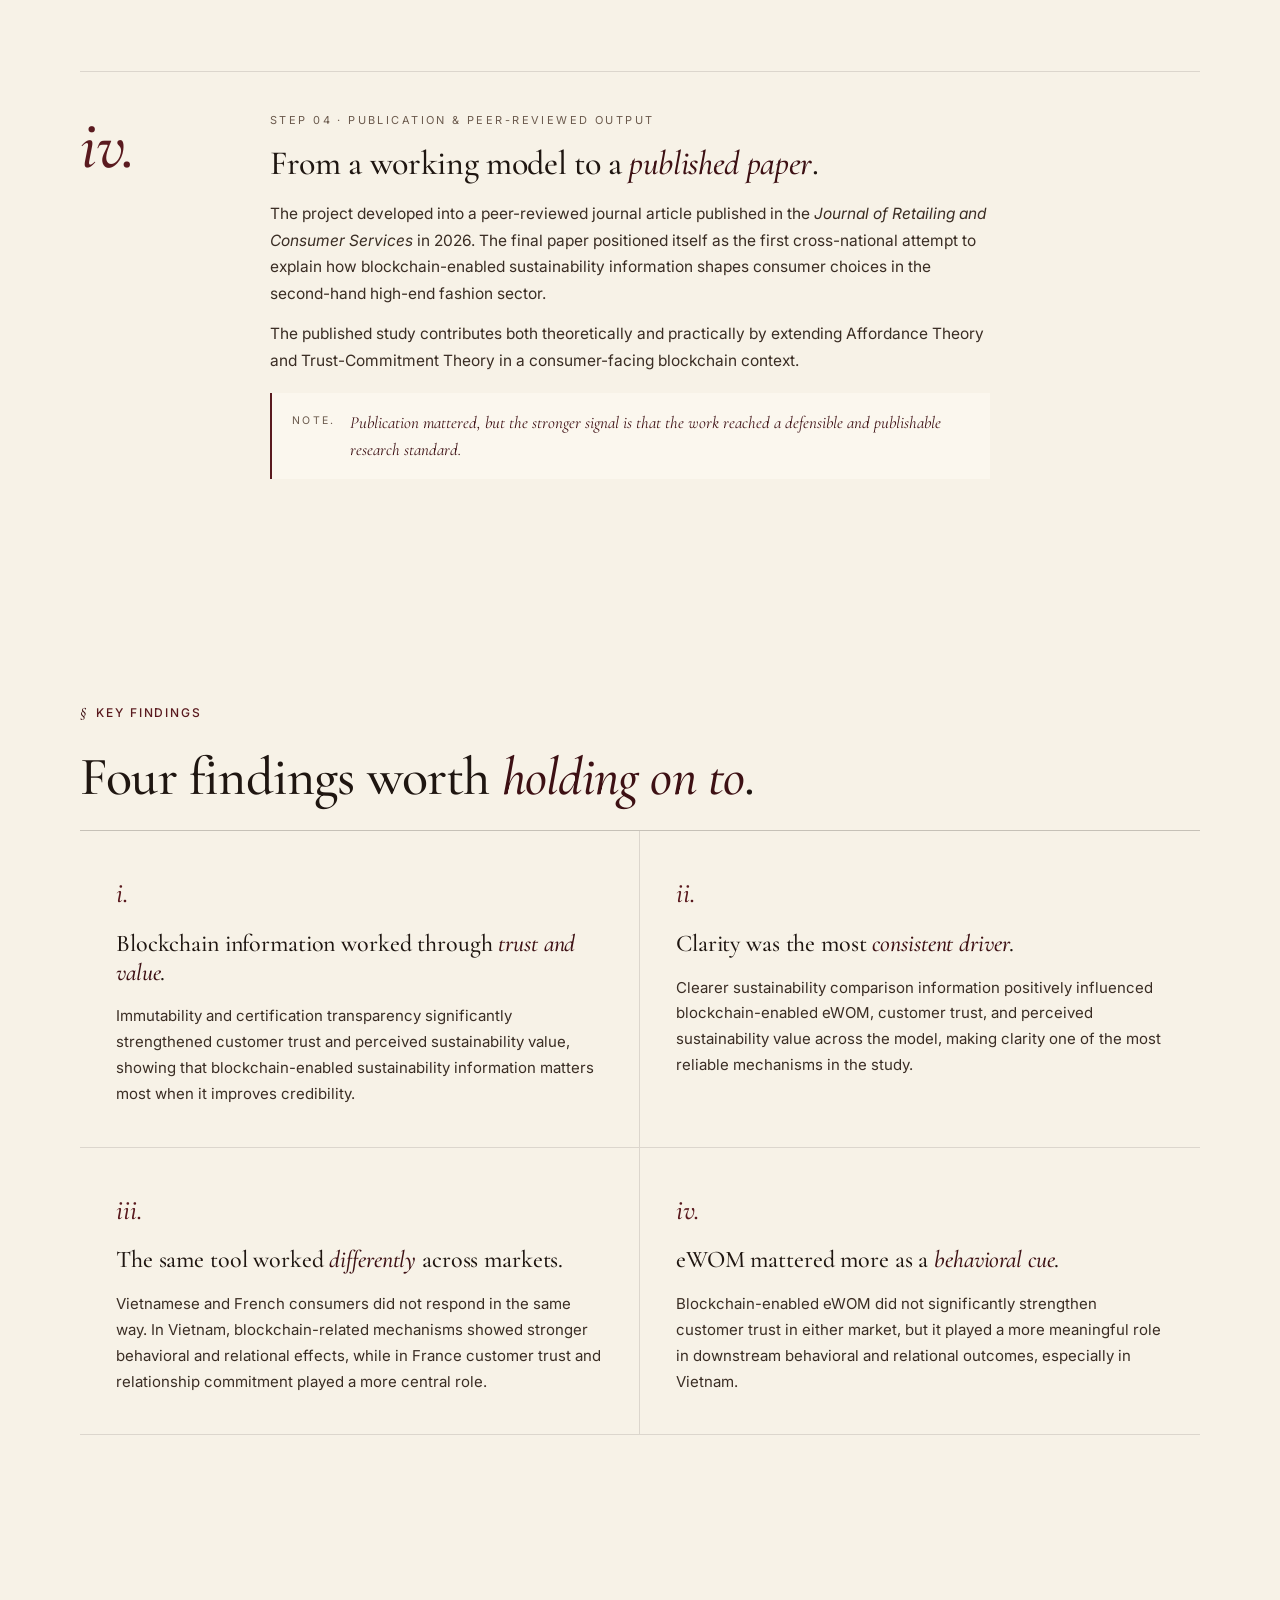
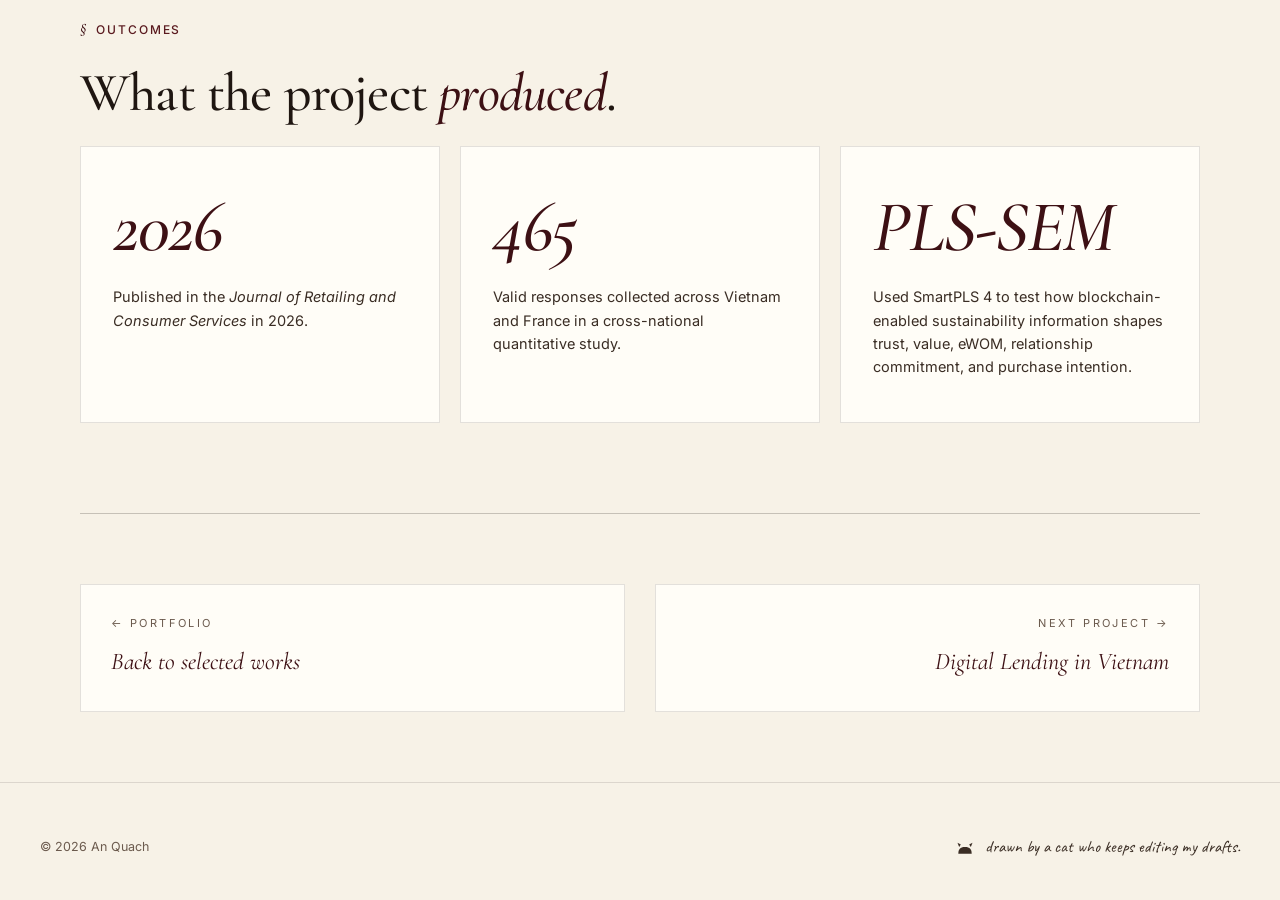
<file: An Quach Portfolio 2.0/research.html>
<!doctype html>
<html lang="en">
<head>
<meta charset="utf-8" />
<meta name="viewport" content="width=device-width, initial-scale=1" />
<title>Blockchain × Second-Hand Luxury for Sustainable Fashion</title>
<link rel="preconnect" href="https://fonts.googleapis.com">
<link rel="preconnect" href="https://fonts.gstatic.com" crossorigin>
<link href="https://fonts.googleapis.com/css2?family=Cormorant+Garamond:ital,wght@0,400;0,500;0,600;0,700;1,400;1,500;1,600&family=Inter:wght@300;400;500;600&family=Caveat:wght@400;500;600&display=swap" rel="stylesheet">
<style>
  :root{
    --ivory:#f7f2e7;--ivory-deep:#efe6d3;--ivory-soft:#fbf7ee;--paper:#fffdf7;
    --ink:#1f1611;--ink-soft:#3a2d24;--muted:#6b5a4d;--muted-soft:#8f7f6f;
    --burgundy:#5a1a1f;--burgundy-deep:#3d1014;--burgundy-bright:#7a2328;
    --rose:#c4697a;--gold:#a87847;--gold-soft:#c89a6b;
    --rule:rgba(31,22,17,0.12);--rule-strong:rgba(31,22,17,0.22);
  }
  *{box-sizing:border-box;margin:0;padding:0}
  html{scroll-behavior:smooth;-webkit-font-smoothing:antialiased;text-rendering:optimizeLegibility}
  body{font-family:'Inter',sans-serif;background:var(--ivory);color:var(--ink);font-size:16px;line-height:1.6;overflow-x:hidden}
  body::before{content:'';position:fixed;inset:0;z-index:1;pointer-events:none;
    background:radial-gradient(ellipse at 15% 20%,rgba(168,120,71,.08) 0%,transparent 50%),
      radial-gradient(ellipse at 85% 70%,rgba(90,26,31,.06) 0%,transparent 55%);opacity:.35}
  ::selection{background:var(--burgundy);color:var(--ivory-soft)}
  a{color:inherit;text-decoration:none}
  .wrap{max-width:1200px;margin:0 auto;padding:0 40px;position:relative;z-index:2}
  @media(max-width:720px){.wrap{padding:0 22px}}

  /* Nav */
  nav.top{position:fixed;top:0;left:0;right:0;z-index:50;padding:22px 40px;display:flex;align-items:center;justify-content:space-between;transition:all .4s ease;border-bottom:1px solid transparent}
  nav.top.scrolled{background:rgba(247,242,231,.88);backdrop-filter:blur(14px);-webkit-backdrop-filter:blur(14px);padding:14px 40px;border-bottom:1px solid var(--rule)}
  nav.top .brand{font-family:'Cormorant Garamond',serif;font-size:22px;font-weight:500;display:inline-flex;align-items:center;gap:10px;color:var(--ink)}
  nav.top .brand em{font-style:italic}
  nav.top .brand .dot{width:6px;height:6px;border-radius:50%;background:var(--burgundy)}
  nav.top .links{display:flex;align-items:center;gap:28px;font-size:13.5px;color:var(--ink-soft)}
  nav.top .links a{position:relative;padding:6px 0;transition:color .3s}
  nav.top .links a:hover{color:var(--burgundy)}
  nav.top .cv{display:inline-flex;align-items:center;gap:8px;border:1px solid var(--rule-strong);padding:9px 16px;border-radius:2px;font-size:13px;letter-spacing:.04em;transition:all .35s;color:var(--ink)}
  nav.top .cv:hover{background:var(--ink);color:var(--ivory-soft);border-color:var(--ink)}
  nav.top .cv svg{width:11px;height:11px}
  @media(max-width:720px){nav.top{padding:16px 22px}nav.top.scrolled{padding:10px 22px}nav.top .links{gap:16px;font-size:12.5px}}

  /* Project Hero */
  .proj-hero{padding:150px 0 90px;position:relative;z-index:2}
  .back-link{display:inline-flex;align-items:center;gap:8px;font-size:13px;color:var(--muted);letter-spacing:.04em;margin-bottom:50px;transition:color .3s}
  .back-link:hover{color:var(--burgundy)}
  .proj-meta{display:flex;flex-wrap:wrap;align-items:center;gap:14px;font-size:11.5px;letter-spacing:.18em;text-transform:uppercase;color:var(--muted);margin-bottom:36px}
  .proj-meta .pg{font-family:'Cormorant Garamond',serif;font-style:italic;font-size:16px;letter-spacing:0;text-transform:none;color:var(--burgundy-deep)}
  .proj-meta .sep{width:4px;height:4px;border-radius:50%;background:var(--rule-strong)}
  .proj-hero h1{
    font-family:'Cormorant Garamond',serif;font-weight:500;
    font-size:clamp(40px,6.5vw,82px);line-height:1.02;letter-spacing:-.02em;
    margin-bottom:36px;max-width:1050px;
  }
  .proj-hero h1 em{font-style:italic;color:var(--burgundy-deep)}
  .lede{font-family:'Cormorant Garamond',serif;font-size:clamp(19px,2vw,24px);line-height:1.5;color:var(--ink-soft);font-style:italic;max-width:820px;margin-bottom:44px}
  .tag-chips{display:flex;flex-wrap:wrap;gap:10px;margin-bottom:44px}
  .tag-chip{font-size:11.5px;letter-spacing:.06em;color:var(--muted);padding:7px 14px;border:1px solid var(--rule);border-radius:100px;background:var(--paper)}
  .tag-chip.accent{background:var(--burgundy);color:var(--ivory-soft);border-color:var(--burgundy)}
  .big-link{
    display:inline-flex;align-items:center;gap:12px;
    font-family:'Cormorant Garamond',serif;font-style:italic;font-size:22px;
    padding:14px 26px;border:1px solid var(--burgundy);color:var(--burgundy);
    border-radius:2px;transition:all .35s ease;
  }
  .big-link:hover{background:var(--burgundy);color:var(--ivory-soft);gap:16px}

  /* Divider */
  .div-label{display:flex;align-items:center;justify-content:center;gap:18px;padding:60px 0;color:var(--muted)}
  .div-label svg{width:10px;height:10px;opacity:.7}
  .div-label span{font-family:'Cormorant Garamond',serif;font-style:italic;font-size:18px;letter-spacing:.05em}

  /* Sections */
  section.chap{padding:90px 0;position:relative;z-index:2}
  .eyebrow{display:inline-flex;align-items:center;gap:10px;font-size:12px;letter-spacing:.16em;text-transform:uppercase;color:var(--burgundy);font-weight:500;margin-bottom:22px}
  .eyebrow .pg{font-family:'Cormorant Garamond',serif;font-style:italic;font-size:16px;letter-spacing:0;text-transform:none;color:var(--burgundy-deep)}
  h2.chapter{font-family:'Cormorant Garamond',serif;font-weight:500;font-size:clamp(32px,4.6vw,54px);line-height:1.08;letter-spacing:-.015em;max-width:900px;margin-bottom:24px}
  h2.chapter em{font-style:italic;color:var(--burgundy-deep)}
  .chapter-sub{font-family:'Cormorant Garamond',serif;font-style:italic;font-size:20px;color:var(--muted);max-width:700px;margin-bottom:70px}

  /* Overview two-col */
  .two-col{display:grid;grid-template-columns:0.7fr 1fr;gap:80px;padding:60px 0;border-top:1px solid var(--rule-strong);border-bottom:1px solid var(--rule)}
  @media(max-width:900px){.two-col{grid-template-columns:1fr;gap:32px}}
  .two-col h3{position:sticky;top:100px;font-family:'Cormorant Garamond',serif;font-weight:500;font-size:clamp(26px,3vw,38px);line-height:1.1;color:var(--ink);letter-spacing:-.01em}
  .two-col h3 em{font-style:italic;color:var(--burgundy-deep)}
  .two-col .body p{font-family:'Cormorant Garamond',serif;font-size:20px;line-height:1.6;color:var(--ink-soft);margin-bottom:22px}
  .two-col .body p em{color:var(--burgundy-deep);font-style:italic}

  /* Steps */
  .steps{display:flex;flex-direction:column;gap:50px}
  .step{display:grid;grid-template-columns:140px 1fr;gap:50px;padding:40px 0;border-top:1px solid var(--rule)}
  @media(max-width:820px){.step{grid-template-columns:1fr;gap:20px;padding:28px 0}}
  .step .roman{font-family:'Cormorant Garamond',serif;font-style:italic;font-weight:500;font-size:68px;line-height:1;color:var(--burgundy);letter-spacing:-.02em}
  .step .lbl{font-size:11px;letter-spacing:.22em;text-transform:uppercase;color:var(--muted);margin-bottom:14px}
  .step h3{font-family:'Cormorant Garamond',serif;font-weight:500;font-size:clamp(24px,3vw,34px);line-height:1.15;color:var(--ink);margin-bottom:18px;letter-spacing:-.01em}
  .step h3 em{font-style:italic;color:var(--burgundy-deep)}
  .step p{font-size:15.5px;line-height:1.72;color:var(--ink-soft);margin-bottom:14px;max-width:720px}
  .step .note{
    display:flex;gap:14px;margin-top:18px;padding:16px 20px;border-left:2px solid var(--burgundy);background:var(--ivory-soft);
    font-family:'Cormorant Garamond',serif;font-style:italic;font-size:17px;color:var(--burgundy-deep);max-width:720px;
  }
  .step .note::before{content:'note.';font-family:'Inter',sans-serif;font-style:normal;font-size:10.5px;letter-spacing:.22em;text-transform:uppercase;color:var(--muted);padding-top:4px;flex-shrink:0}

  /* Findings */
  .findings{display:grid;grid-template-columns:repeat(2,1fr);gap:0;border-top:1px solid var(--rule-strong)}
  @media(max-width:820px){.findings{grid-template-columns:1fr}}
  .finding{padding:40px 36px;border-right:1px solid var(--rule);border-bottom:1px solid var(--rule);transition:background .4s}
  .finding:nth-child(2n){border-right:none}
  @media(max-width:820px){.finding{border-right:none}}
  .finding:hover{background:var(--ivory-soft)}
  .finding .roman{font-family:'Cormorant Garamond',serif;font-style:italic;font-weight:500;font-size:28px;color:var(--burgundy);margin-bottom:14px}
  .finding h4{font-family:'Cormorant Garamond',serif;font-weight:500;font-size:24px;line-height:1.2;color:var(--ink);margin-bottom:16px;letter-spacing:-.005em}
  .finding h4 em{font-style:italic;color:var(--burgundy-deep)}
  .finding p{font-size:15px;line-height:1.72;color:var(--ink-soft)}

  /* Outcomes stat cards */
  .stats{display:grid;grid-template-columns:repeat(3,1fr);gap:20px}
  @media(max-width:820px){.stats{grid-template-columns:1fr}}
  .stat{padding:44px 32px;background:var(--paper);border:1px solid var(--rule);transition:all .4s}
  .stat:hover{border-color:var(--burgundy);transform:translateY(-2px)}
  .stat .big{font-family:'Cormorant Garamond',serif;font-weight:500;font-size:clamp(48px,6vw,72px);line-height:1;color:var(--burgundy-deep);letter-spacing:-.02em;margin-bottom:22px}
  .stat .big em{font-style:italic}
  .stat p{font-size:14.5px;line-height:1.6;color:var(--ink-soft)}

  /* Project nav */
  .proj-nav{display:grid;grid-template-columns:1fr 1fr;gap:30px;padding:70px 0;border-top:1px solid var(--rule-strong)}
  @media(max-width:720px){.proj-nav{grid-template-columns:1fr}}
  .proj-nav a{display:block;padding:30px;border:1px solid var(--rule);transition:all .4s;background:var(--paper)}
  .proj-nav a:hover{background:var(--ivory-soft);border-color:var(--rule-strong)}
  .proj-nav .dir{font-size:11px;letter-spacing:.22em;text-transform:uppercase;color:var(--muted);margin-bottom:10px}
  .proj-nav .nm{font-family:'Cormorant Garamond',serif;font-style:italic;font-size:24px;color:var(--burgundy-deep)}
  .proj-nav a.next{text-align:right}

  /* Footer */
  footer{padding:50px 40px 40px;border-top:1px solid var(--rule);position:relative;z-index:2;display:flex;justify-content:space-between;align-items:center;gap:24px;flex-wrap:wrap;font-size:12.5px;color:var(--muted)}
  footer .mid{display:inline-flex;align-items:center;gap:10px;font-family:'Caveat',cursive;font-size:17px;color:var(--ink-soft)}
  footer .mid svg{width:20px;height:20px}
  @media(max-width:720px){footer{flex-direction:column;text-align:center;padding:40px 22px}}

  /* Back-to-top cat */
  .cat-companion{position:fixed;bottom:26px;right:26px;width:40px;height:40px;opacity:0;pointer-events:none;transition:opacity .5s,transform .4s;z-index:40;cursor:pointer;background:var(--paper);border-radius:50%;display:flex;align-items:center;justify-content:center;border:1px solid var(--rule-strong);box-shadow:0 8px 24px -10px rgba(31,22,17,.25)}
  .cat-companion.show{opacity:.95;pointer-events:auto}
  .cat-companion:hover{transform:translateY(-3px) scale(1.06)}
  .cat-companion svg{width:22px;height:22px}

  /* Reveals */
  .reveal,.reveal-fade,.reveal-scale{opacity:0;transition:opacity .9s ease,transform .9s ease}
  .reveal{transform:translateY(30px)}
  .reveal-scale{transform:scale(.97)}
  .reveal.in,.reveal-fade.in,.reveal-scale.in{opacity:1;transform:none}
  [data-stagger] > *{opacity:0;transform:translateY(20px);transition:opacity .8s ease,transform .8s ease}
  [data-stagger].in > *{opacity:1;transform:none}
</style>
</head>
<body>

<nav class="top" id="nav">
  <a href="index.html" class="brand">An <em>Quach</em><span class="dot"></span></a>
  <div class="links">
    <a href="index.html#works">← Back to portfolio</a>
    <a href="assets/An-Quach-CV.pdf" download class="cv">CV
      <svg viewBox="0 0 12 12" fill="none" stroke="currentColor" stroke-width="1.3"><path d="M6 2v7M3 6l3 3 3-3"/></svg>
    </a>
  </div>
</nav>

<section class="proj-hero">
  <div class="wrap">
    <a href="index.html#works" class="back-link">← Back to portfolio</a>
    <div class="proj-meta">
      <span class="pg">§</span>
      <span>Project 01</span><span class="sep"></span>
      <span>Academic Research</span><span class="sep"></span>
      <span>Published</span><span class="sep"></span>
      <span>Q1 Journal</span><span class="sep"></span>
      <span>2026</span>
    </div>
    <h1><em>Blockchain-enabled</em> sustainability in second-hand luxury fashion.</h1>
    <p class="lede">A cross-country study of how blockchain-verified sustainability information reshapes electronic word-of-mouth and purchase commitment in the resale market — Vietnam and France.</p>
    <div class="tag-chips">
      <span class="tag-chip accent">Q1 Marketing Journal · #2 (2026)</span>
      <span class="tag-chip">Consumer Behavior</span>
      <span class="tag-chip">Cross-Country</span>
      <span class="tag-chip">Qualitative & Quantitative</span>
      <span class="tag-chip">Blockchain</span>
      <span class="tag-chip">Sustainability</span>
    </div>
    <a class="big-link" href="https://authors.elsevier.com/c/1mnhL3SU~W1Vhp" target="_blank" rel="noopener">Read the published paper →</a>
  </div>
</section>

<div class="wrap">
  <div class="div-label reveal-fade">
    <svg viewBox="0 0 12 12" fill="none" stroke="currentColor" stroke-width="1.3"><circle cx="6" cy="6" r="5"/></svg>
    <span>Overview</span>
    <svg viewBox="0 0 12 12" fill="none" stroke="currentColor" stroke-width="1.3"><circle cx="6" cy="6" r="5"/></svg>
  </div>
</div>

<section class="chap" style="padding-top:10px">
  <div class="wrap">
    <div class="two-col reveal">
      <h3>The story behind the <em>narrowing</em>.</h3>
      <div class="body">
        <p>This project examined how blockchain-enabled sustainability information shapes consumer responses in the second-hand luxury fashion market.</p>
        <p>Using survey data from Vietnam and France, the study explored how different information qualities, particularly immutability, transparency, and clarity, influence trust, perceived sustainability value, blockchain-enabled electronic word-of-mouth, relationship commitment, and purchase intention.</em></p>
        <p>The paper was published in the <em>Journal of Retailing and Consumer Services</em>.</p>
      </div>
    </div>
  </div>
</section>

<section class="chap">
  <div class="wrap">
    <div class="eyebrow reveal-fade"><span class="pg">§</span> Research Process</div>
    <h2 class="chapter reveal">Four steps from a <em>wide field</em> to a published paper.</h2>

    <div class="steps">
      <div class="step reveal">
        <div class="roman">i.</div>
        <div>
          <div class="lbl">Step 01 · Research Gap & Literature Review</div>
          <h3>Starting with a broad field, then narrowing to the <em>real friction</em>.</h3>
          <p>Began with sustainable fashion and the wider question of how technology might support more responsible consumption. The literature review narrowed that focus to the second-hand luxury market, where environmental value exists, but adoption remains constrained by authenticity risk, information asymmetry, and low-confidence verification.</p>
          <p>The key gap was not blockchain in supply chains alone, but how blockchain-enabled sustainability information shapes consumer trust, perceived value, and purchase-related outcomes in second-hand luxury resale.</p>
          <div class="note">The contribution was not just choosing a topic, but locating the point where theory, technology, and consumer uncertainty actually meet.</div>
        </div>
      </div>

      <div class="step reveal">
       <div class="roman">ii.</div>
       <div>
          <div class="lbl">Step 02 · Cross-Country Research Design · VN × FR</div>
          <h3>Two markets, <em>different trust conditions</em>.</h3>
          <p>The study was designed as a cross-national comparison between Vietnam and France. France offered a mature luxury context, while Vietnam provided a rapidly digitalising market with less standardised institutional safeguards in second-hand transactions.</p>
          <p>This contrast made it possible to examine whether blockchain-enabled sustainability information activates different trust-formation and value-evaluation mechanisms across the two markets.</p>
          <div class="note">Cross-country comparison was not decoration here. It was part of the research question.</div>
        </div>
      </div>

      <div class="step reveal">
          <div class="roman">iii.</div>
          <div>
            <div class="lbl">Step 03 · Quantitative Survey Design & Model Testing</div>
            <h3>Turning a theoretical model into <em>testable relationships</em>.</h3>
            <p>The final study used a quantitative cross-national survey, collecting 465 valid responses from Vietnam and France. The questionnaire was pretested, localised into both Vietnamese and French, and distributed using purposive sampling among respondents familiar with luxury fashion and blockchain-related concepts.</p>
            <p>The analysis applied PLS-SEM in SmartPLS 4 to test how blockchain-enabled immutability, transparency, and clarity influence customer trust, perceived sustainability value, blockchain-enabled electronic word-of-mouth, relationship commitment, and purchase intention across the two markets.</p>
            <div class="note">The method was quantitative, comparative, and model-driven rather than mixed-method.</div>
        </div>
      </div>

      <div class="step reveal">
         <div class="roman">iv.</div>
         <div>
            <div class="lbl">Step 04 · Publication & Peer-Reviewed Output</div>
            <h3>From a working model to a <em>published paper</em>.</h3>
            <p>The project developed into a peer-reviewed journal article published in the <em>Journal of Retailing and Consumer Services</em> in 2026. The final paper positioned itself as the first cross-national attempt to explain how blockchain-enabled sustainability information shapes consumer choices in the second-hand high-end fashion sector.</p>
            <p>The published study contributes both theoretically and practically by extending Affordance Theory and Trust-Commitment Theory in a consumer-facing blockchain context.</p>
            <div class="note">Publication mattered, but the stronger signal is that the work reached a defensible and publishable research standard.</div>
        </div>
      </div>
    </div>
  </div>
</section>

<section class="chap">
  <div class="wrap">
    <div class="eyebrow reveal-fade"><span class="pg">§</span> Key Findings</div>
    <h2 class="chapter reveal">Four findings worth <em>holding on to</em>.</h2>

    <div class="findings reveal">
      <div class="finding">
        <div class="roman">i.</div>
        <h4>Blockchain information worked through <em>trust and value</em>.</h4>
        <p>Immutability and certification transparency significantly strengthened customer trust and perceived sustainability value, showing that blockchain-enabled sustainability information matters most when it improves credibility.</p>
      </div>

      <div class="finding">
        <div class="roman">ii.</div>
        <h4>Clarity was the most <em>consistent driver</em>.</h4>
        <p>Clearer sustainability comparison information positively influenced blockchain-enabled eWOM, customer trust, and perceived sustainability value across the model, making clarity one of the most reliable mechanisms in the study.</p>
      </div>

      <div class="finding">
        <div class="roman">iii.</div>
        <h4>The same tool worked <em>differently</em> across markets.</h4>
        <p>Vietnamese and French consumers did not respond in the same way. In Vietnam, blockchain-related mechanisms showed stronger behavioral and relational effects, while in France customer trust and relationship commitment played a more central role.</p>
      </div>

      <div class="finding">
        <div class="roman">iv.</div>
        <h4>eWOM mattered more as a <em>behavioral cue</em>.</h4>
        <p>Blockchain-enabled eWOM did not significantly strengthen customer trust in either market, but it played a more meaningful role in downstream behavioral and relational outcomes, especially in Vietnam.</p>
      </div>
    </div>
  </div>
</section>

<section class="chap">
  <div class="wrap">
    <div class="eyebrow reveal-fade"><span class="pg">§</span> Outcomes</div>
    <h2 class="chapter reveal">What the project <em>produced</em>.</h2>

    <div class="stats reveal" data-stagger>
      <div class="stat">
        <div class="big"><em>2026</em></div>
        <p>Published in the <em>Journal of Retailing and Consumer Services</em> in 2026.</p>
      </div>

      <div class="stat">
        <div class="big"><em>465</em></div>
        <p>Valid responses collected across Vietnam and France in a cross-national quantitative study.</p>
      </div>

      <div class="stat">
        <div class="big"><em>PLS-SEM</em></div>
        <p>Used SmartPLS 4 to test how blockchain-enabled sustainability information shapes trust, value, eWOM, relationship commitment, and purchase intention.</p>
      </div>
    </div>
  </div>
</section>

<section style="position:relative;z-index:2">
  <div class="wrap">
    <div class="proj-nav">
      <a href="index.html#works">
        <div class="dir">← Portfolio</div>
        <div class="nm">Back to selected works</div>
      </a>
      <a href="fintech.html" class="next">
        <div class="dir">Next Project →</div>
        <div class="nm">Digital Lending in Vietnam</div>
      </a>
    </div>
  </div>
</section>

<footer>
  <div>© 2026 An Quach</div>
  <div class="mid">
    <svg viewBox="0 0 24 24" fill="none"><path d="M4 20c0-5 2-8 8-8s8 3 8 8H4z" fill="currentColor"/><path d="M5 12l-2-5 4 2M19 12l2-5-4 2" fill="currentColor"/></svg>
    drawn by a cat who keeps editing my drafts.
  </div>
</footer>

<a href="#" class="cat-companion" id="catTop" aria-label="Back to top" onclick="window.scrollTo({top:0,behavior:'smooth'});return false;">
  <svg viewBox="0 0 24 24" fill="none">
    <path d="M4 20c0-5 2-8 8-8s8 3 8 8H4z" fill="var(--ink)"/>
    <path d="M5 12l-2-5 4 2M19 12l2-5-4 2" fill="var(--ink)"/>
    <circle cx="9.5" cy="16.5" r="1" fill="var(--gold)"/>
    <circle cx="14.5" cy="16.5" r="1" fill="var(--gold)"/>
  </svg>
</a>

<script>
  const nav = document.getElementById('nav');
  const catTop = document.getElementById('catTop');
  const onScroll = () => {
    nav.classList.toggle('scrolled', window.scrollY > 20);
    catTop.classList.toggle('show', window.scrollY > 400);
  };
  window.addEventListener('scroll', onScroll, {passive:true}); onScroll();

  const io = new IntersectionObserver((entries)=>{
    entries.forEach(e=>{
      if(e.isIntersecting){
        e.target.classList.add('in');
        if(e.target.hasAttribute('data-stagger')){
          [...e.target.children].forEach((c,i)=>{c.style.transitionDelay=(i*80)+'ms'});
        }
        io.unobserve(e.target);
      }
    });
  }, {threshold:.12, rootMargin:'0px 0px -50px 0px'});
  document.querySelectorAll('.reveal,.reveal-fade,.reveal-scale,[data-stagger]').forEach(el=>io.observe(el));
</script>
</body>
</html>
</file>
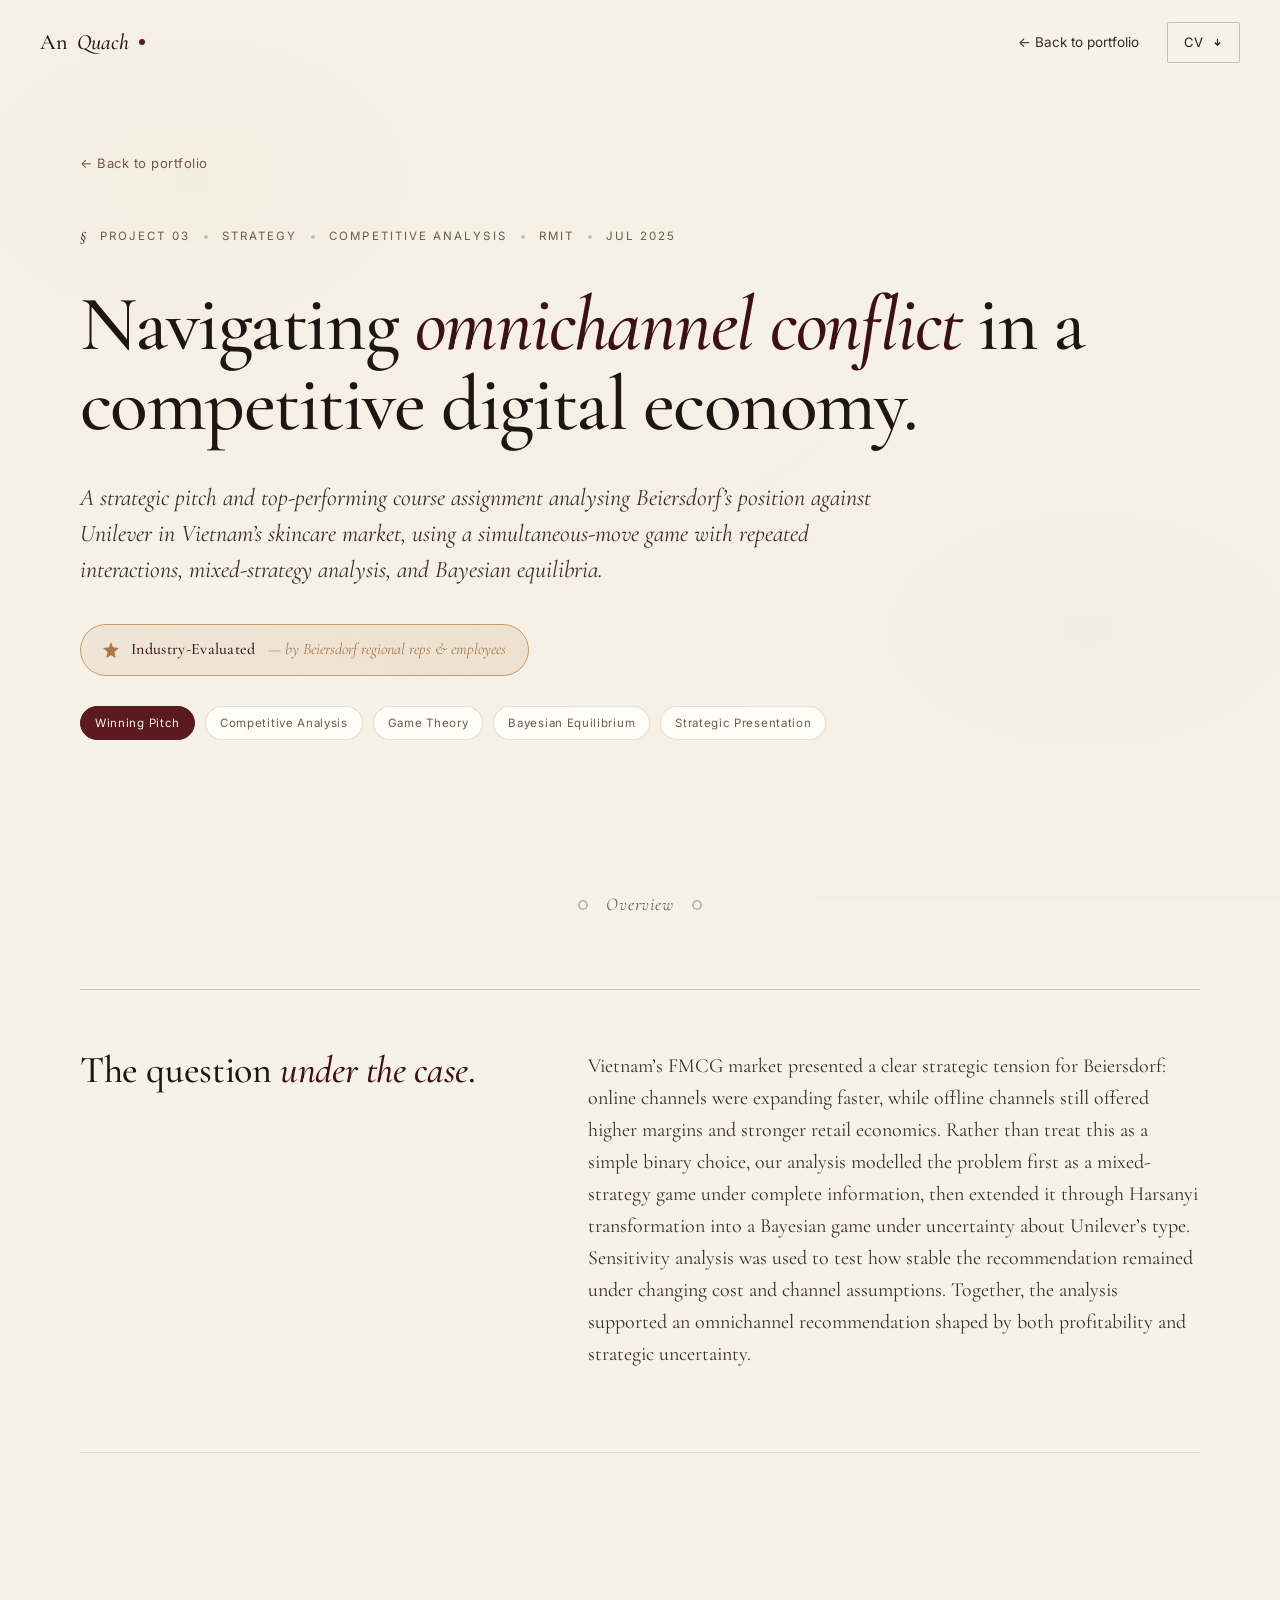
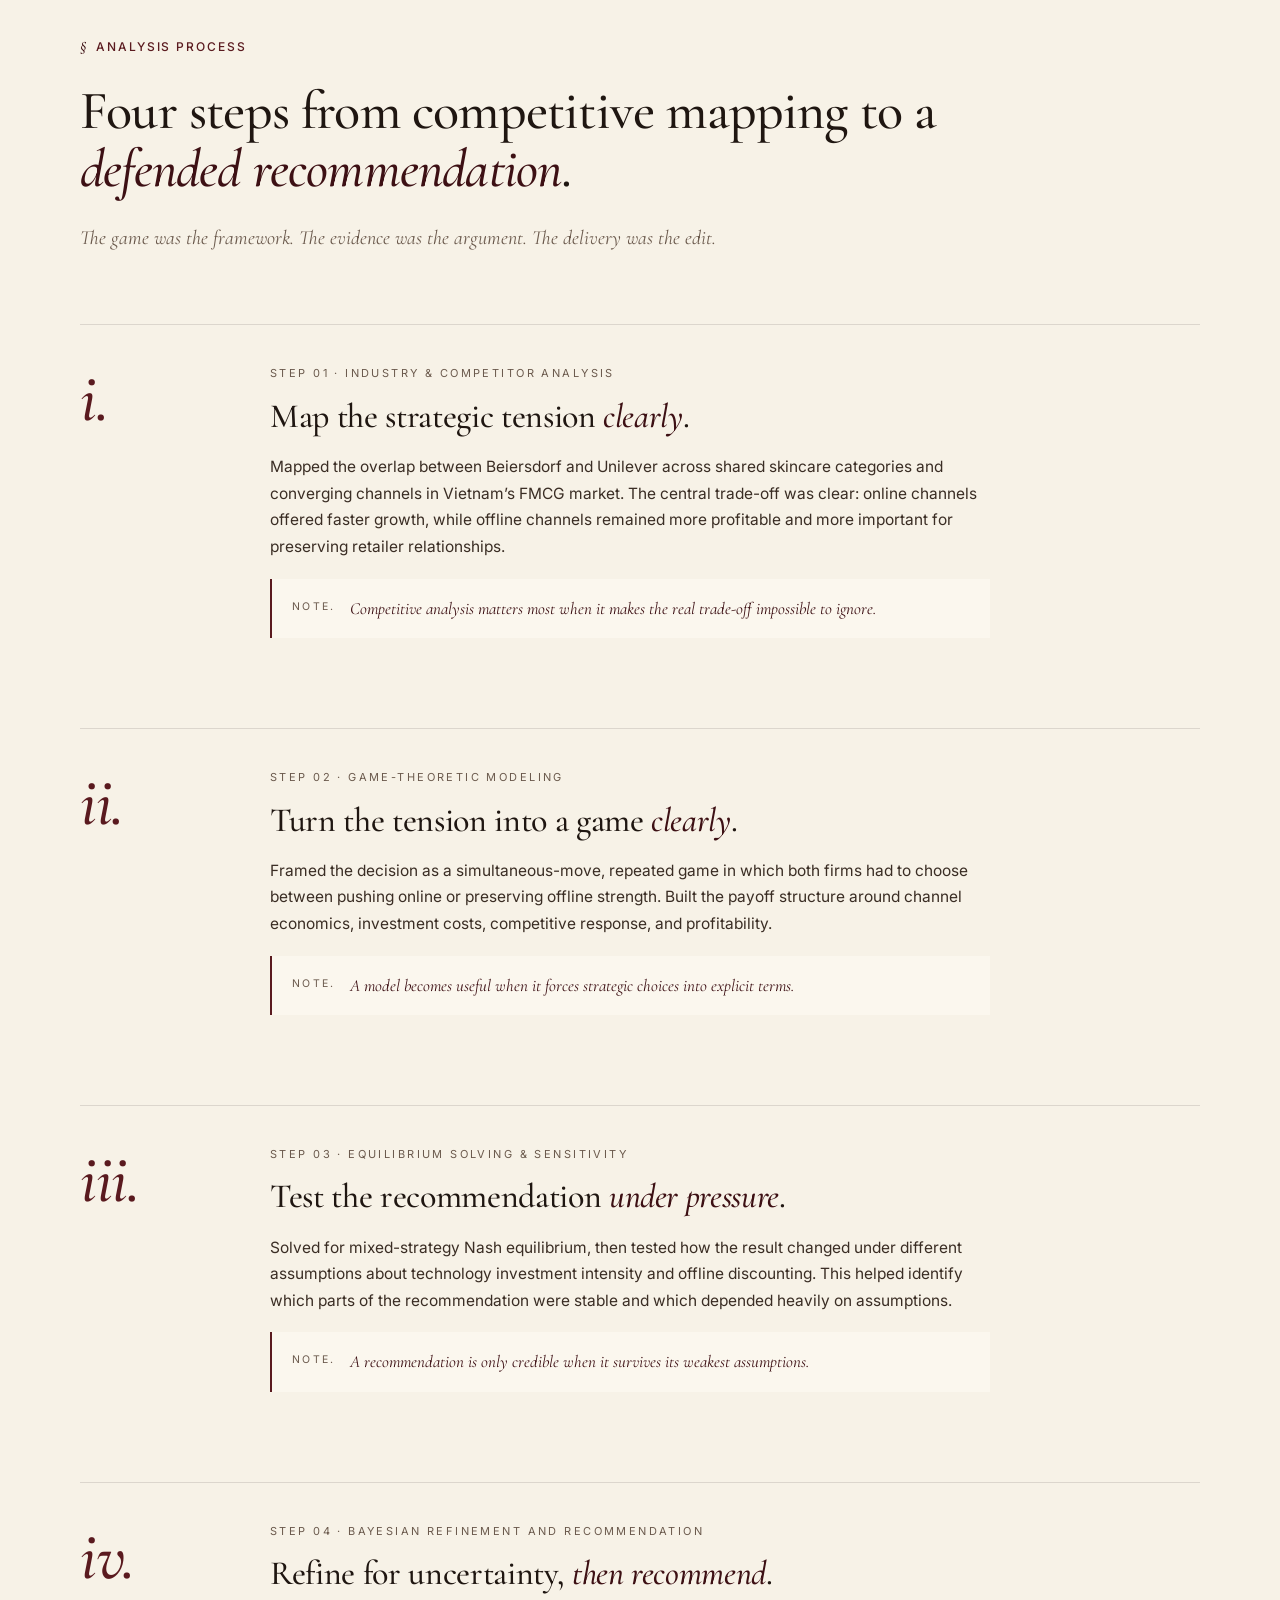
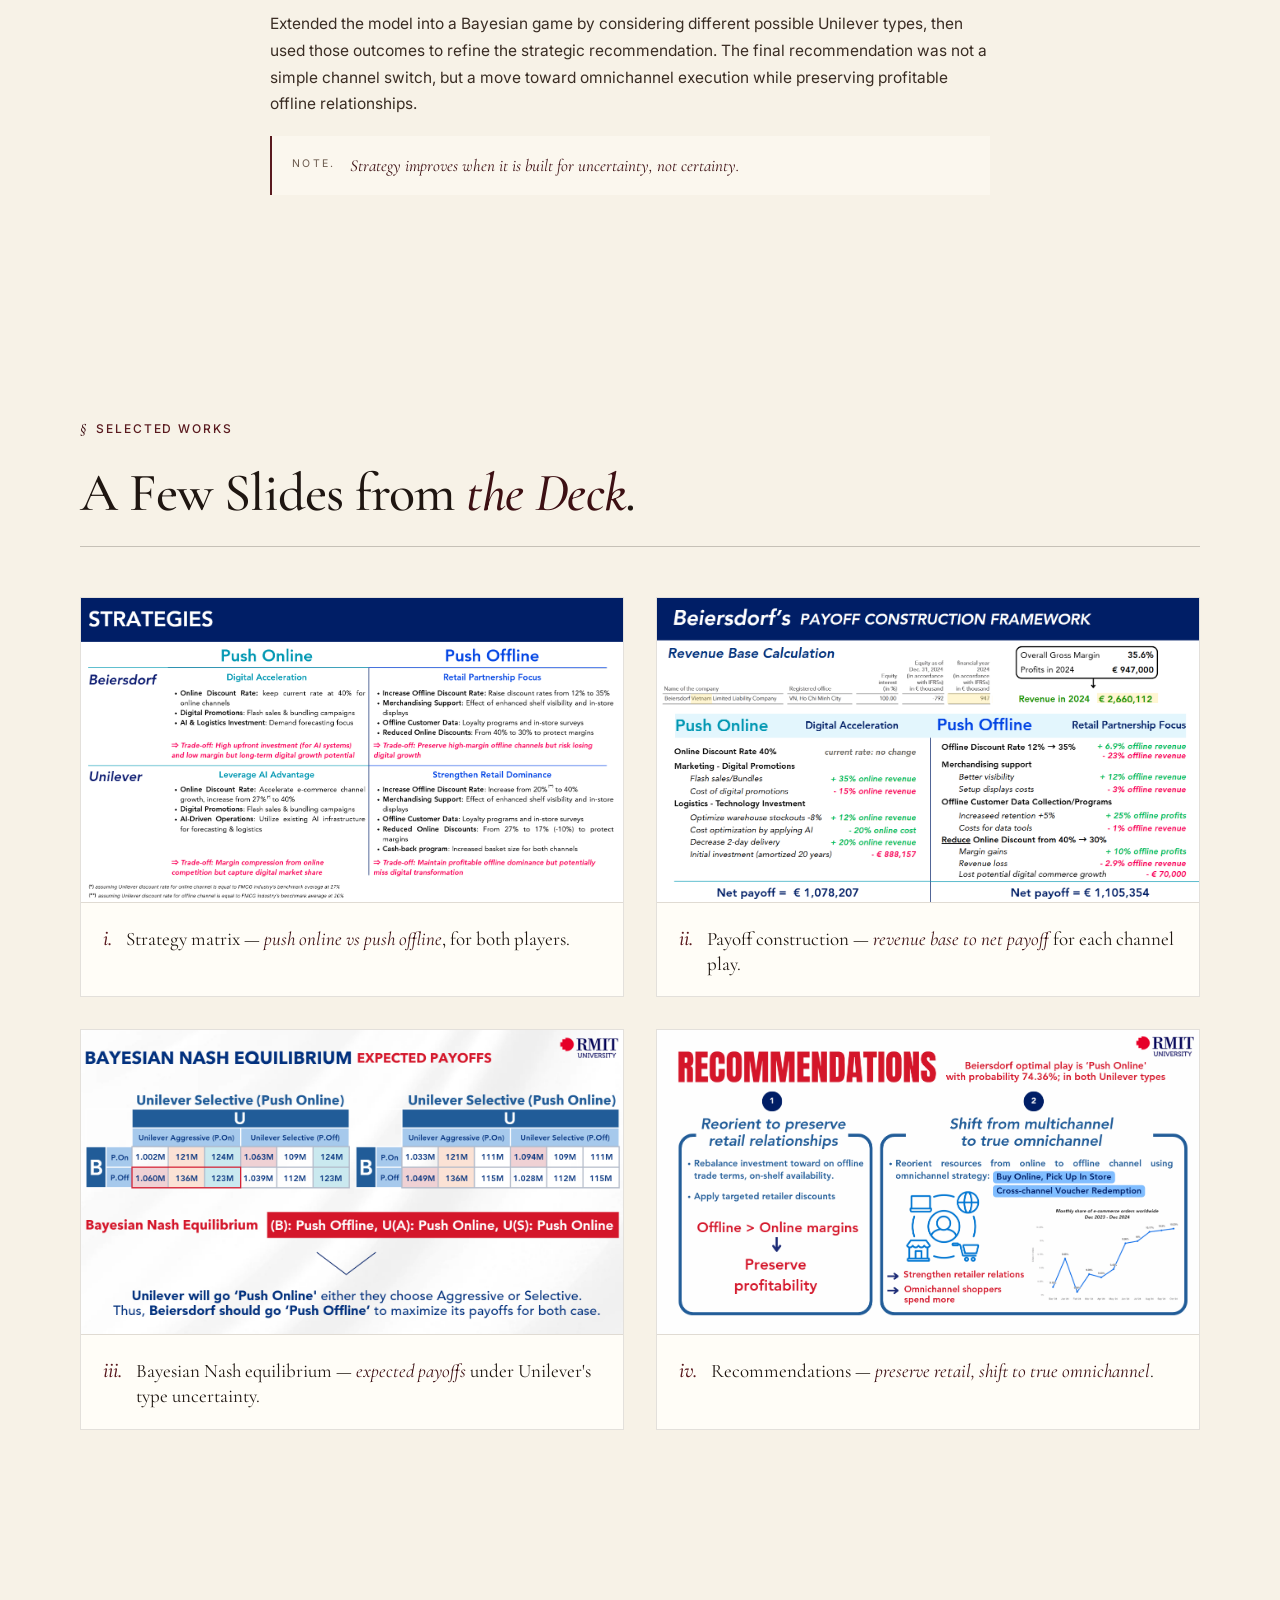
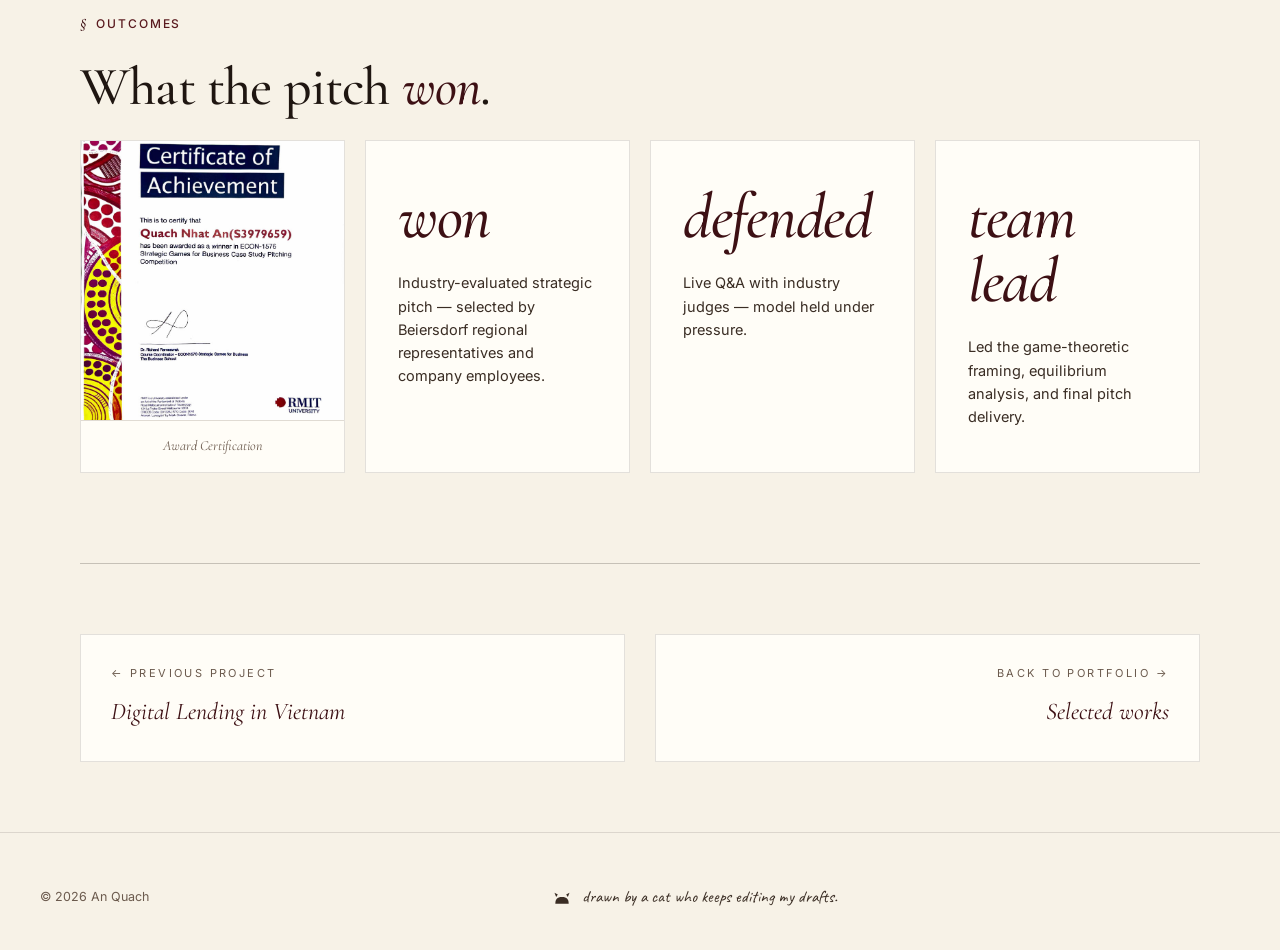
<file: An Quach Portfolio 2.0/strategy.html>
<!doctype html>
<html lang="en">
<head>
<meta charset="utf-8" />
<meta name="viewport" content="width=device-width, initial-scale=1" />
<title>Beiersdorf × Unilever — An Quach</title>
<link rel="preconnect" href="https://fonts.googleapis.com">
<link rel="preconnect" href="https://fonts.gstatic.com" crossorigin>
<link href="https://fonts.googleapis.com/css2?family=Cormorant+Garamond:ital,wght@0,400;0,500;0,600;0,700;1,400;1,500;1,600&family=Inter:wght@300;400;500;600&family=Caveat:wght@400;500;600&display=swap" rel="stylesheet">
<style>
  :root{
    --ivory:#f7f2e7;--ivory-deep:#efe6d3;--ivory-soft:#fbf7ee;--paper:#fffdf7;
    --ink:#1f1611;--ink-soft:#3a2d24;--muted:#6b5a4d;--muted-soft:#8f7f6f;
    --burgundy:#5a1a1f;--burgundy-deep:#3d1014;--burgundy-bright:#7a2328;
    --rose:#c4697a;--gold:#a87847;--gold-soft:#c89a6b;
    --rule:rgba(31,22,17,0.12);--rule-strong:rgba(31,22,17,0.22);
  }
  *{box-sizing:border-box;margin:0;padding:0}
  html{scroll-behavior:smooth;-webkit-font-smoothing:antialiased;text-rendering:optimizeLegibility}
  body{font-family:'Inter',sans-serif;background:var(--ivory);color:var(--ink);font-size:16px;line-height:1.6;overflow-x:hidden}
  body::before{content:'';position:fixed;inset:0;z-index:1;pointer-events:none;
    background:radial-gradient(ellipse at 15% 20%,rgba(168,120,71,.08) 0%,transparent 50%),
      radial-gradient(ellipse at 85% 70%,rgba(90,26,31,.06) 0%,transparent 55%);opacity:.35}
  ::selection{background:var(--burgundy);color:var(--ivory-soft)}
  a{color:inherit;text-decoration:none}
  .wrap{max-width:1200px;margin:0 auto;padding:0 40px;position:relative;z-index:2}
  @media(max-width:720px){.wrap{padding:0 22px}}

  nav.top{position:fixed;top:0;left:0;right:0;z-index:50;padding:22px 40px;display:flex;align-items:center;justify-content:space-between;transition:all .4s;border-bottom:1px solid transparent}
  nav.top.scrolled{background:rgba(247,242,231,.88);backdrop-filter:blur(14px);-webkit-backdrop-filter:blur(14px);padding:14px 40px;border-bottom:1px solid var(--rule)}
  nav.top .brand{font-family:'Cormorant Garamond',serif;font-size:22px;font-weight:500;display:inline-flex;align-items:center;gap:10px;color:var(--ink)}
  nav.top .brand em{font-style:italic}
  nav.top .brand .dot{width:6px;height:6px;border-radius:50%;background:var(--burgundy)}
  nav.top .links{display:flex;align-items:center;gap:28px;font-size:13.5px;color:var(--ink-soft)}
  nav.top .links a:hover{color:var(--burgundy)}
  nav.top .cv{display:inline-flex;align-items:center;gap:8px;border:1px solid var(--rule-strong);padding:9px 16px;border-radius:2px;font-size:13px;letter-spacing:.04em;transition:all .35s;color:var(--ink)}
  nav.top .cv:hover{background:var(--ink);color:var(--ivory-soft);border-color:var(--ink)}
  nav.top .cv svg{width:11px;height:11px}
  @media(max-width:720px){nav.top{padding:16px 22px}nav.top.scrolled{padding:10px 22px}nav.top .links{gap:16px;font-size:12.5px}}

  .proj-hero{padding:150px 0 90px;position:relative;z-index:2}
  .back-link{display:inline-flex;align-items:center;gap:8px;font-size:13px;color:var(--muted);letter-spacing:.04em;margin-bottom:50px;transition:color .3s}
  .back-link:hover{color:var(--burgundy)}
  .proj-meta{display:flex;flex-wrap:wrap;align-items:center;gap:14px;font-size:11.5px;letter-spacing:.18em;text-transform:uppercase;color:var(--muted);margin-bottom:36px}
  .proj-meta .pg{font-family:'Cormorant Garamond',serif;font-style:italic;font-size:16px;letter-spacing:0;text-transform:none;color:var(--burgundy-deep)}
  .proj-meta .sep{width:4px;height:4px;border-radius:50%;background:var(--rule-strong)}
  .proj-hero h1{font-family:'Cormorant Garamond',serif;font-weight:500;font-size:clamp(40px,6.2vw,78px);line-height:1.02;letter-spacing:-.02em;margin-bottom:36px;max-width:1050px}
  .proj-hero h1 em{font-style:italic;color:var(--burgundy-deep)}
  .lede{font-family:'Cormorant Garamond',serif;font-size:clamp(19px,2vw,24px);line-height:1.5;color:var(--ink-soft);font-style:italic;max-width:820px;margin-bottom:36px}
  .industry-badge{
    display:inline-flex;align-items:center;gap:12px;
    padding:12px 22px;border-radius:100px;
    background:linear-gradient(to right, rgba(168,120,71,.1), rgba(200,154,107,.18));
    border:1px solid var(--gold-soft);
    font-family:'Cormorant Garamond',serif;font-style:italic;font-size:16px;color:var(--gold);
    margin-bottom:30px;
  }
  .industry-badge svg{width:16px;height:16px;color:var(--gold)}
  .industry-badge b{font-weight:500;color:var(--burgundy-deep);font-style:normal;letter-spacing:.02em}
  .tag-chips{display:flex;flex-wrap:wrap;gap:10px}
  .tag-chip{font-size:11.5px;letter-spacing:.06em;color:var(--muted);padding:7px 14px;border:1px solid var(--rule);border-radius:100px;background:var(--paper)}
  .tag-chip.accent{background:var(--burgundy);color:var(--ivory-soft);border-color:var(--burgundy)}

  .div-label{display:flex;align-items:center;justify-content:center;gap:18px;padding:60px 0;color:var(--muted)}
  .div-label svg{width:10px;height:10px;opacity:.7}
  .div-label span{font-family:'Cormorant Garamond',serif;font-style:italic;font-size:18px;letter-spacing:.05em}

  section.chap{padding:90px 0;position:relative;z-index:2}
  .eyebrow{display:inline-flex;align-items:center;gap:10px;font-size:12px;letter-spacing:.16em;text-transform:uppercase;color:var(--burgundy);font-weight:500;margin-bottom:22px}
  .eyebrow .pg{font-family:'Cormorant Garamond',serif;font-style:italic;font-size:16px;letter-spacing:0;text-transform:none;color:var(--burgundy-deep)}
  h2.chapter{font-family:'Cormorant Garamond',serif;font-weight:500;font-size:clamp(32px,4.6vw,54px);line-height:1.08;letter-spacing:-.015em;max-width:900px;margin-bottom:24px}
  h2.chapter em{font-style:italic;color:var(--burgundy-deep)}
  .chapter-sub{font-family:'Cormorant Garamond',serif;font-style:italic;font-size:20px;color:var(--muted);max-width:700px;margin-bottom:70px}

  .two-col{display:grid;grid-template-columns:0.7fr 1fr;gap:80px;padding:60px 0;border-top:1px solid var(--rule-strong);border-bottom:1px solid var(--rule)}
  @media(max-width:900px){.two-col{grid-template-columns:1fr;gap:32px}}
  .two-col h3{position:sticky;top:100px;font-family:'Cormorant Garamond',serif;font-weight:500;font-size:clamp(26px,3vw,38px);line-height:1.1;color:var(--ink);letter-spacing:-.01em}
  .two-col h3 em{font-style:italic;color:var(--burgundy-deep)}
  .two-col .body p{font-family:'Cormorant Garamond',serif;font-size:20px;line-height:1.6;color:var(--ink-soft);margin-bottom:22px}
  .two-col .body p em{color:var(--burgundy-deep);font-style:italic}

  .steps{display:flex;flex-direction:column;gap:50px}
  .step{display:grid;grid-template-columns:140px 1fr;gap:50px;padding:40px 0;border-top:1px solid var(--rule)}
  @media(max-width:820px){.step{grid-template-columns:1fr;gap:20px;padding:28px 0}}
  .step .roman{font-family:'Cormorant Garamond',serif;font-style:italic;font-weight:500;font-size:68px;line-height:1;color:var(--burgundy);letter-spacing:-.02em}
  .step .lbl{font-size:11px;letter-spacing:.22em;text-transform:uppercase;color:var(--muted);margin-bottom:14px}
  .step h3{font-family:'Cormorant Garamond',serif;font-weight:500;font-size:clamp(24px,3vw,34px);line-height:1.15;color:var(--ink);margin-bottom:18px;letter-spacing:-.01em}
  .step h3 em{font-style:italic;color:var(--burgundy-deep)}
  .step p{font-size:15.5px;line-height:1.72;color:var(--ink-soft);margin-bottom:14px;max-width:720px}
  .step .note{display:flex;gap:14px;margin-top:18px;padding:16px 20px;border-left:2px solid var(--burgundy);background:var(--ivory-soft);font-family:'Cormorant Garamond',serif;font-style:italic;font-size:17px;color:var(--burgundy-deep);max-width:720px}
  .step .note::before{content:'note.';font-family:'Inter',sans-serif;font-style:normal;font-size:10.5px;letter-spacing:.22em;text-transform:uppercase;color:var(--muted);padding-top:4px;flex-shrink:0}

  .slides-grid{display:grid;grid-template-columns:repeat(2,1fr);gap:32px;padding-top:30px;border-top:1px solid var(--rule-strong);padding-top:50px}
  @media(max-width:820px){.slides-grid{grid-template-columns:1fr;gap:22px}}
  .slide-card{background:var(--paper);border:1px solid var(--rule);transition:all .4s;overflow:hidden;display:flex;flex-direction:column;cursor:zoom-in}
  .slide-card:hover{border-color:var(--rule-strong);transform:translateY(-3px);box-shadow:0 18px 40px -20px rgba(31,22,17,.22)}
  .slide-card .frame{aspect-ratio:16/9;background:var(--ivory-soft);overflow:hidden;border-bottom:1px solid var(--rule)}
  .slide-card .frame img{width:100%;height:100%;object-fit:cover;display:block;transition:transform .6s ease}
  .slide-card:hover .frame img{transform:scale(1.02)}
  .slide-card .cap{padding:18px 22px 20px;display:flex;align-items:baseline;gap:14px}
  .slide-card .cap .roman{font-family:'Cormorant Garamond',serif;font-style:italic;font-weight:500;font-size:22px;color:var(--burgundy);flex-shrink:0}
  .slide-card .cap .txt{font-family:'Cormorant Garamond',serif;font-size:19px;line-height:1.3;color:var(--ink)}
  .slide-card .cap .txt em{font-style:italic;color:var(--burgundy-deep)}

  .lightbox{position:fixed;inset:0;z-index:100;background:rgba(31,22,17,.92);display:none;align-items:center;justify-content:center;padding:40px;cursor:zoom-out;opacity:0;transition:opacity .3s}
  .lightbox.show{display:flex;opacity:1}
  .lightbox img{max-width:100%;max-height:100%;object-fit:contain;box-shadow:0 30px 80px -20px rgba(0,0,0,.5)}
  .lightbox .close{position:absolute;top:22px;right:28px;color:var(--ivory-soft);font-size:28px;font-family:'Cormorant Garamond',serif;font-style:italic;opacity:.7}

  .stats{display:grid;grid-template-columns:repeat(4,1fr);gap:20px}
  @media(max-width:820px){.stats{grid-template-columns:1fr}}
  .cert-card{background:var(--paper);border:1px solid var(--rule);transition:all .4s;overflow:hidden;display:flex;flex-direction:column;cursor:zoom-in}
  .cert-card:hover{border-color:var(--rule-strong);transform:translateY(-3px);box-shadow:0 18px 40px -20px rgba(31,22,17,.22)}
  .cert-card .frame{aspect-ratio:auto;background:var(--ivory-soft);overflow:hidden;border-bottom:1px solid var(--rule);height:280px}
  .cert-card .frame img{width:100%;height:100%;object-fit:cover;display:block;transition:transform .6s ease}
  .cert-card:hover .frame img{transform:scale(1.02)}
  .cert-card .cap{padding:14px 16px;font-family:'Cormorant Garamond',serif;font-style:italic;font-size:14px;color:var(--muted);text-align:center}
  .stat{padding:44px 32px;background:var(--paper);border:1px solid var(--rule);transition:all .4s}
  .stat:hover{border-color:var(--burgundy);transform:translateY(-2px)}
  .stat .big{font-family:'Cormorant Garamond',serif;font-weight:500;font-size:clamp(44px,5.5vw,64px);line-height:1;color:var(--burgundy-deep);letter-spacing:-.02em;margin-bottom:22px;font-style:italic}
  .stat p{font-size:14.5px;line-height:1.6;color:var(--ink-soft)}

  .proj-nav{display:grid;grid-template-columns:1fr 1fr;gap:30px;padding:70px 0;border-top:1px solid var(--rule-strong)}
  @media(max-width:720px){.proj-nav{grid-template-columns:1fr}}
  .proj-nav a{display:block;padding:30px;border:1px solid var(--rule);transition:all .4s;background:var(--paper)}
  .proj-nav a:hover{background:var(--ivory-soft);border-color:var(--rule-strong)}
  .proj-nav .dir{font-size:11px;letter-spacing:.22em;text-transform:uppercase;color:var(--muted);margin-bottom:10px}
  .proj-nav .nm{font-family:'Cormorant Garamond',serif;font-style:italic;font-size:24px;color:var(--burgundy-deep)}
  .proj-nav a.next{text-align:right}

  footer{padding:50px 40px 40px;border-top:1px solid var(--rule);position:relative;z-index:2;display:flex;justify-content:space-between;align-items:center;gap:24px;flex-wrap:wrap;font-size:12.5px;color:var(--muted)}
  footer .mid{display:inline-flex;align-items:center;gap:10px;font-family:'Caveat',cursive;font-size:17px;color:var(--ink-soft)}
  footer .mid svg{width:20px;height:20px}
  @media(max-width:720px){footer{flex-direction:column;text-align:center;padding:40px 22px}}

  .cat-companion{position:fixed;bottom:26px;right:26px;width:40px;height:40px;opacity:0;pointer-events:none;transition:opacity .5s,transform .4s;z-index:40;cursor:pointer;background:var(--paper);border-radius:50%;display:flex;align-items:center;justify-content:center;border:1px solid var(--rule-strong);box-shadow:0 8px 24px -10px rgba(31,22,17,.25)}
  .cat-companion.show{opacity:.95;pointer-events:auto}
  .cat-companion:hover{transform:translateY(-3px) scale(1.06)}
  .cat-companion svg{width:22px;height:22px}

  .reveal,.reveal-fade,.reveal-scale{opacity:0;transition:opacity .9s ease,transform .9s ease}
  .reveal{transform:translateY(30px)}
  .reveal-scale{transform:scale(.97)}
  .reveal.in,.reveal-fade.in,.reveal-scale.in{opacity:1;transform:none}
  [data-stagger] > *{opacity:0;transform:translateY(20px);transition:opacity .8s ease,transform .8s ease}
  [data-stagger].in > *{opacity:1;transform:none}
</style>
</head>
<body>

<nav class="top" id="nav">
  <a href="index.html" class="brand">An <em>Quach</em><span class="dot"></span></a>
  <div class="links">
    <a href="index.html#works">← Back to portfolio</a>
    <a href="assets/An-Quach-CV.pdf" download class="cv">CV
      <svg viewBox="0 0 12 12" fill="none" stroke="currentColor" stroke-width="1.3"><path d="M6 2v7M3 6l3 3 3-3"/></svg>
    </a>
  </div>
</nav>

<section class="proj-hero">
  <div class="wrap">
    <a href="index.html#works" class="back-link">← Back to portfolio</a>
    <div class="proj-meta">
      <span class="pg">§</span>
      <span>Project 03</span><span class="sep"></span>
      <span>Strategy</span><span class="sep"></span>
      <span>Competitive Analysis</span><span class="sep"></span>
      <span>RMIT</span><span class="sep"></span>
      <span>Jul 2025</span>
    </div>
    <h1>Navigating <em>omnichannel conflict</em> in a competitive digital economy.</h1>
    <p class="lede">A strategic pitch and top-performing course assignment analysing Beiersdorf’s position against Unilever in Vietnam’s skincare market, using a simultaneous-move game with repeated interactions, mixed-strategy analysis, and Bayesian equilibria.</p>
    <div class="industry-badge">
      <svg viewBox="0 0 16 16" fill="currentColor"><path d="M8 0l2 5.3L16 6l-4.5 4 1.2 6-4.7-2.8L3.3 16l1.2-6L0 6l6-.7z"/></svg>
      <b>Industry-Evaluated</b> — by Beiersdorf regional reps & employees
    </div>
    <div class="tag-chips">
      <span class="tag-chip accent">Winning Pitch</span>
      <span class="tag-chip">Competitive Analysis</span>
      <span class="tag-chip">Game Theory</span>
      <span class="tag-chip">Bayesian Equilibrium</span>
      <span class="tag-chip">Strategic Presentation</span>
    </div>
  </div>
</section>

<div class="wrap">
  <div class="div-label reveal-fade">
    <svg viewBox="0 0 12 12" fill="none" stroke="currentColor" stroke-width="1.3"><circle cx="6" cy="6" r="5"/></svg>
    <span>Overview</span>
    <svg viewBox="0 0 12 12" fill="none" stroke="currentColor" stroke-width="1.3"><circle cx="6" cy="6" r="5"/></svg>
  </div>
</div>

<section class="chap" style="padding-top:10px">
  <div class="wrap">
    <div class="two-col reveal">
      <h3>The question <em>under the case</em>.</h3>
      <div class="body">
        <p>Vietnam’s FMCG market presented a clear strategic tension for Beiersdorf: online channels were expanding faster, while offline channels still offered higher margins and stronger retail economics. Rather than treat this as a simple binary choice, our analysis modelled the problem first as a mixed-strategy game under complete information, then extended it through Harsanyi transformation into a Bayesian game under uncertainty about Unilever’s type. Sensitivity analysis was used to test how stable the recommendation remained under changing cost and channel assumptions. Together, the analysis supported an omnichannel recommendation shaped by both profitability and strategic uncertainty.</p>
      </div>
    </div>
  </div>
</section>

<section class="chap">
  <div class="wrap">
    <div class="eyebrow reveal-fade"><span class="pg">§</span> Analysis Process</div>
    <h2 class="chapter reveal">Four steps from competitive mapping to a <em>defended recommendation</em>.</h2>
    <p class="chapter-sub reveal-fade">The game was the framework. The evidence was the argument. The delivery was the edit.</p>

    <div class="steps">
      <div class="step reveal">
        <div class="roman">i.</div>
        <div>
          <div class="lbl">Step 01 · Industry & Competitor Analysis</div>
          <h3>Map the strategic tension <em>clearly</em>.</h3>
          <p>Mapped the overlap between Beiersdorf and Unilever across shared skincare categories and converging channels in Vietnam’s FMCG market. The central trade-off was clear: online channels offered faster growth, while offline channels remained more profitable and more important for preserving retailer relationships.</p>
          <div class="note">Competitive analysis matters most when it makes the real trade-off impossible to ignore.</div>
        </div>
      </div>

      <div class="step reveal">
        <div class="roman">ii.</div>
        <div>
          <div class="lbl">Step 02 · Game-Theoretic Modeling</div>
          <h3>Turn the tension into a game <em>clearly</em>.</h3>
          <p>Framed the decision as a simultaneous-move, repeated game in which both firms had to choose between pushing online or preserving offline strength. Built the payoff structure around channel economics, investment costs, competitive response, and profitability.</p>
          <div class="note">A model becomes useful when it forces strategic choices into explicit terms.</div>
        </div>
      </div>

      <div class="step reveal">
        <div class="roman">iii.</div>
        <div>
          <div class="lbl">Step 03 · Equilibrium Solving & Sensitivity</div>
          <h3>Test the recommendation <em>under pressure</em>.</h3>
          <p>Solved for mixed-strategy Nash equilibrium, then tested how the result changed under different assumptions about technology investment intensity and offline discounting. This helped identify which parts of the recommendation were stable and which depended heavily on assumptions.</p>
          <div class="note">A recommendation is only credible when it survives its weakest assumptions.</div>
        </div>
      </div>

      <div class="step reveal">
        <div class="roman">iv.</div>
        <div>
          <div class="lbl">Step 04 · Bayesian Refinement and Recommendation</div>
          <h3>Refine for uncertainty, <em>then recommend</em>.</h3>
          <p>Extended the model into a Bayesian game by considering different possible Unilever types, then used those outcomes to refine the strategic recommendation. The final recommendation was not a simple channel switch, but a move toward omnichannel execution while preserving profitable offline relationships.</p>
          <div class="note">Strategy improves when it is built for uncertainty, not certainty.</div>
        </div>
      </div>
    </div>
  </div>
</section>

<section class="chap">
  <div class="wrap">
    <div class="eyebrow reveal-fade"><span class="pg">§</span> Selected Works</div>
    <h2 class="chapter reveal">A Few Slides from <em>the Deck</em>.</h2>

    <div class="slides-grid reveal">
      <figure class="slide-card" data-full="slides/strategy-01.png">
        <div class="frame"><img src="slides/strategy-01.png" alt="Strategies — push online vs push offline matrix for Beiersdorf and Unilever"></div>
        <figcaption class="cap"><span class="roman">i.</span><span class="txt">Strategy matrix — <em>push online vs push offline</em>, for both players.</span></figcaption>
      </figure>
      <figure class="slide-card" data-full="slides/strategy-02.png">
        <div class="frame"><img src="slides/strategy-02.png" alt="Beiersdorf payoff construction framework with revenue base calculation"></div>
        <figcaption class="cap"><span class="roman">ii.</span><span class="txt">Payoff construction — <em>revenue base to net payoff</em> for each channel play.</span></figcaption>
      </figure>
      <figure class="slide-card" data-full="slides/strategy-03.png">
        <div class="frame"><img src="slides/strategy-03.png" alt="Bayesian Nash equilibrium expected payoffs table"></div>
        <figcaption class="cap"><span class="roman">iii.</span><span class="txt">Bayesian Nash equilibrium — <em>expected payoffs</em> under Unilever's type uncertainty.</span></figcaption>
      </figure>
      <figure class="slide-card" data-full="slides/strategy-04.png">
        <div class="frame"><img src="slides/strategy-04.png" alt="Recommendations — reorient to preserve retail relationships and shift to true omnichannel"></div>
        <figcaption class="cap"><span class="roman">iv.</span><span class="txt">Recommendations — <em>preserve retail, shift to true omnichannel</em>.</span></figcaption>
      </figure>
    </div>
  </div>
</section>

<section class="chap">
  <div class="wrap">
    <div class="eyebrow reveal-fade"><span class="pg">§</span> Outcomes</div>
    <h2 class="chapter reveal">What the pitch <em>won</em>.</h2>

    <div class="stats reveal" data-stagger>
      <figure class="cert-card" data-full="uploads/pitching-certification.jpg">
        <div class="frame"><img src="uploads/pitching-certification.jpg" alt="Beiersdorf pitching competition certification"></div>
        <figcaption class="cap">Award Certification</figcaption>
      </figure>
      <div class="stat">
        <div class="big">won</div>
        <p>Industry-evaluated strategic pitch — selected by Beiersdorf regional representatives and company employees.</p>
      </div>
      <div class="stat">
        <div class="big">defended</div>
        <p>Live Q&A with industry judges — model held under pressure.</p>
      </div>
      <div class="stat">
        <div class="big">team lead</div>
        <p>Led the game-theoretic framing, equilibrium analysis, and final pitch delivery.</p>
      </div>
    </div>
  </div>
</section>

<section style="position:relative;z-index:2">
  <div class="wrap">
    <div class="proj-nav">
      <a href="fintech.html">
        <div class="dir">← Previous Project</div>
        <div class="nm">Digital Lending in Vietnam</div>
      </a>
      <a href="index.html#works" class="next">
        <div class="dir">Back to portfolio →</div>
        <div class="nm">Selected works</div>
      </a>
    </div>
  </div>
</section>

<footer>
  <div>© 2026 An Quach</div>
  <div class="mid">
    <svg viewBox="0 0 24 24" fill="none"><path d="M4 20c0-5 2-8 8-8s8 3 8 8H4z" fill="currentColor"/><path d="M5 12l-2-5 4 2M19 12l2-5-4 2" fill="currentColor"/></svg>
    drawn by a cat who keeps editing my drafts.
  </div>
  <div></div>
</footer>

<div class="lightbox" id="lb" role="dialog" aria-modal="true" aria-label="Slide preview">
  <span class="close">close ×</span>
  <img id="lbImg" alt="">
</div>

<a href="#" class="cat-companion" id="catTop" aria-label="Back to top" onclick="window.scrollTo({top:0,behavior:'smooth'});return false;">
  <svg viewBox="0 0 24 24" fill="none">
    <path d="M4 20c0-5 2-8 8-8s8 3 8 8H4z" fill="var(--ink)"/>
    <path d="M5 12l-2-5 4 2M19 12l2-5-4 2" fill="var(--ink)"/>
    <circle cx="9.5" cy="16.5" r="1" fill="var(--gold)"/>
    <circle cx="14.5" cy="16.5" r="1" fill="var(--gold)"/>
  </svg>
</a>

<script>
  const nav=document.getElementById('nav');
  const catTop=document.getElementById('catTop');
  const onScroll=()=>{nav.classList.toggle('scrolled',window.scrollY>20);catTop.classList.toggle('show',window.scrollY>400)};
  window.addEventListener('scroll',onScroll,{passive:true});onScroll();
  const io=new IntersectionObserver((entries)=>{
    entries.forEach(e=>{if(e.isIntersecting){e.target.classList.add('in');
      if(e.target.hasAttribute('data-stagger')){[...e.target.children].forEach((c,i)=>{c.style.transitionDelay=(i*80)+'ms'})}
      io.unobserve(e.target)}});
  },{threshold:.12,rootMargin:'0px 0px -50px 0px'});
  document.querySelectorAll('.reveal,.reveal-fade,.reveal-scale,[data-stagger]').forEach(el=>io.observe(el));

  // Preview auth token: if the page was loaded with a ?t=... token, propagate to relative img srcs so they authorize.
  (function(){
    const tok=location.search;
    if(!tok) return;
    document.querySelectorAll('img[src]').forEach(img=>{
      const s=img.getAttribute('src');
      if(!s||/^(data:|https?:|\/\/|#)/i.test(s)) return;
      if(s.includes('?')) return;
      img.src=s+tok;
    });
  })();

  // Lightbox for deck slides and certification
  const lb=document.getElementById('lb'),lbImg=document.getElementById('lbImg');
  document.querySelectorAll('.slide-card, .cert-card').forEach(card=>{
    card.addEventListener('click',()=>{
      const tok=location.search||'';
      lbImg.src=card.dataset.full+tok;
      lb.classList.add('show');
    });
  });
  lb.addEventListener('click',()=>{lb.classList.remove('show');lbImg.src=''});
  document.addEventListener('keydown',e=>{if(e.key==='Escape'&&lb.classList.contains('show')){lb.classList.remove('show');lbImg.src=''}});
</script>
</body>
</html>
</file>
